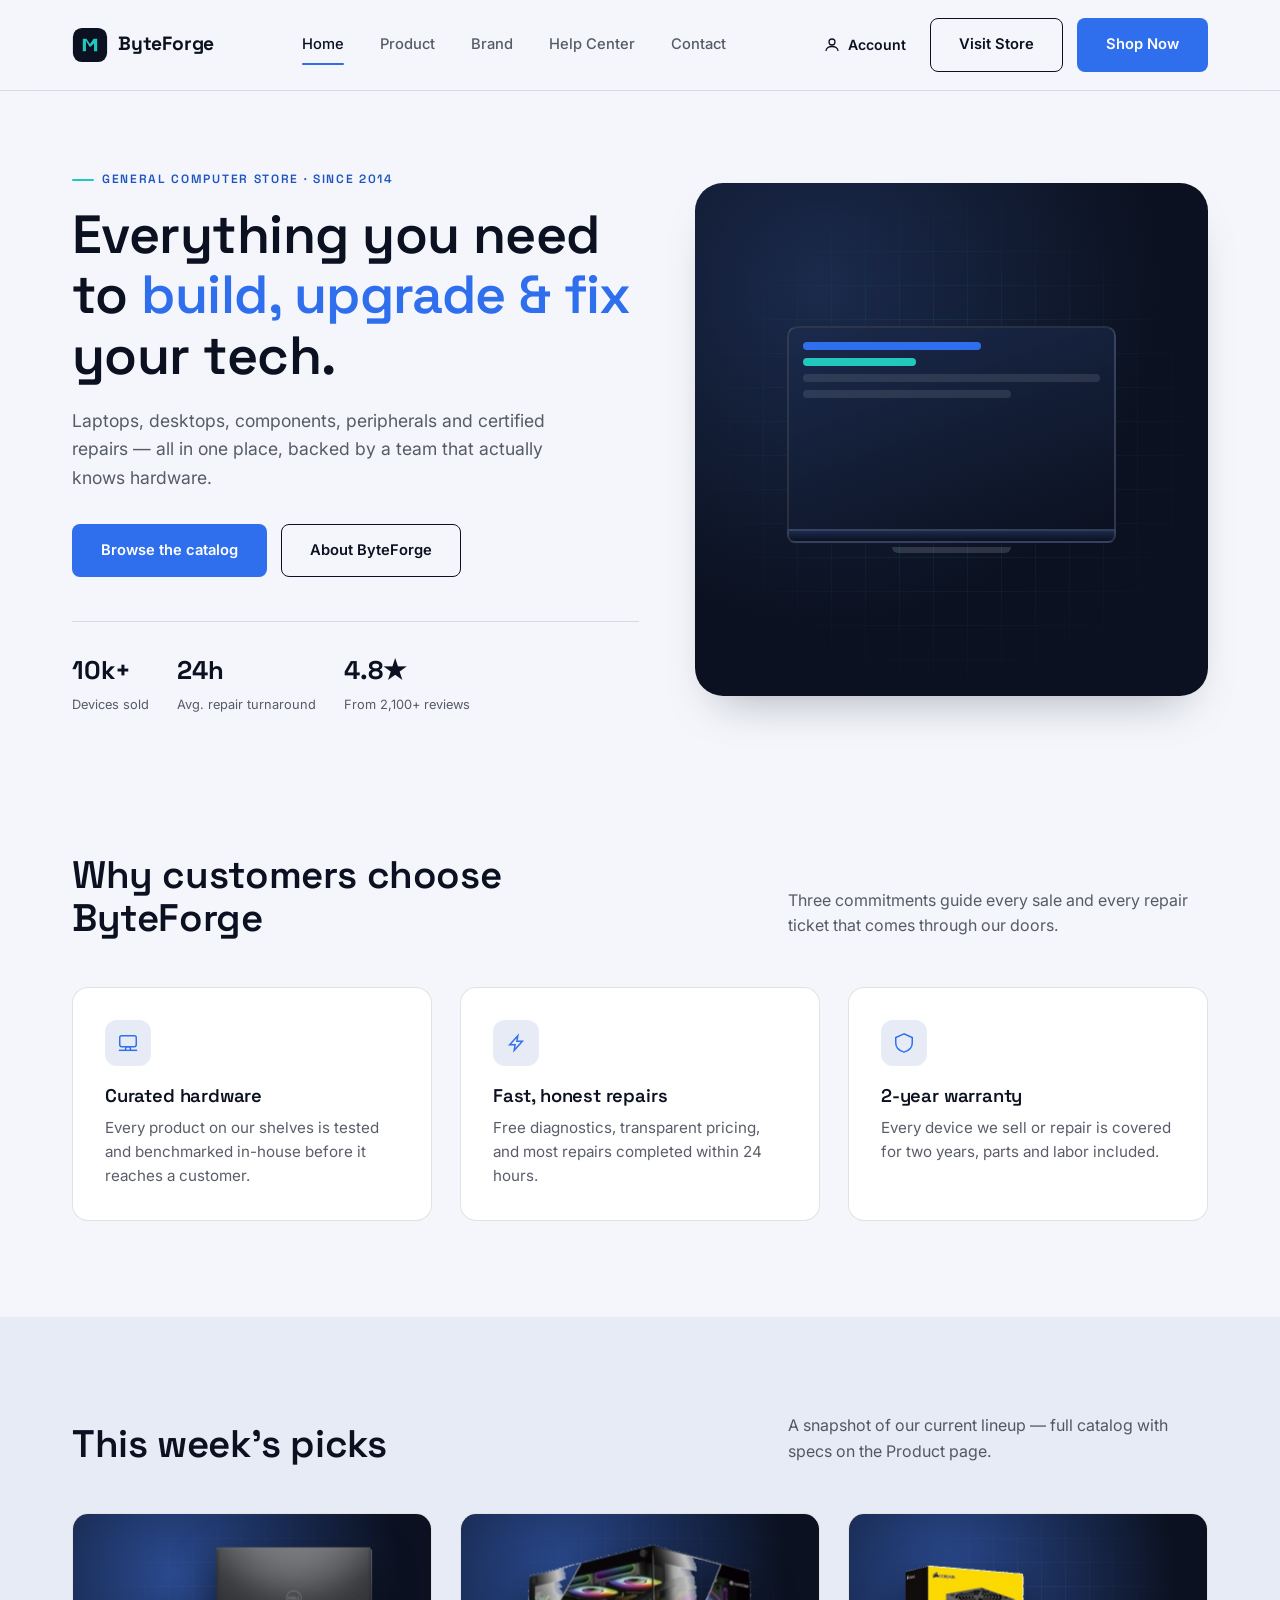
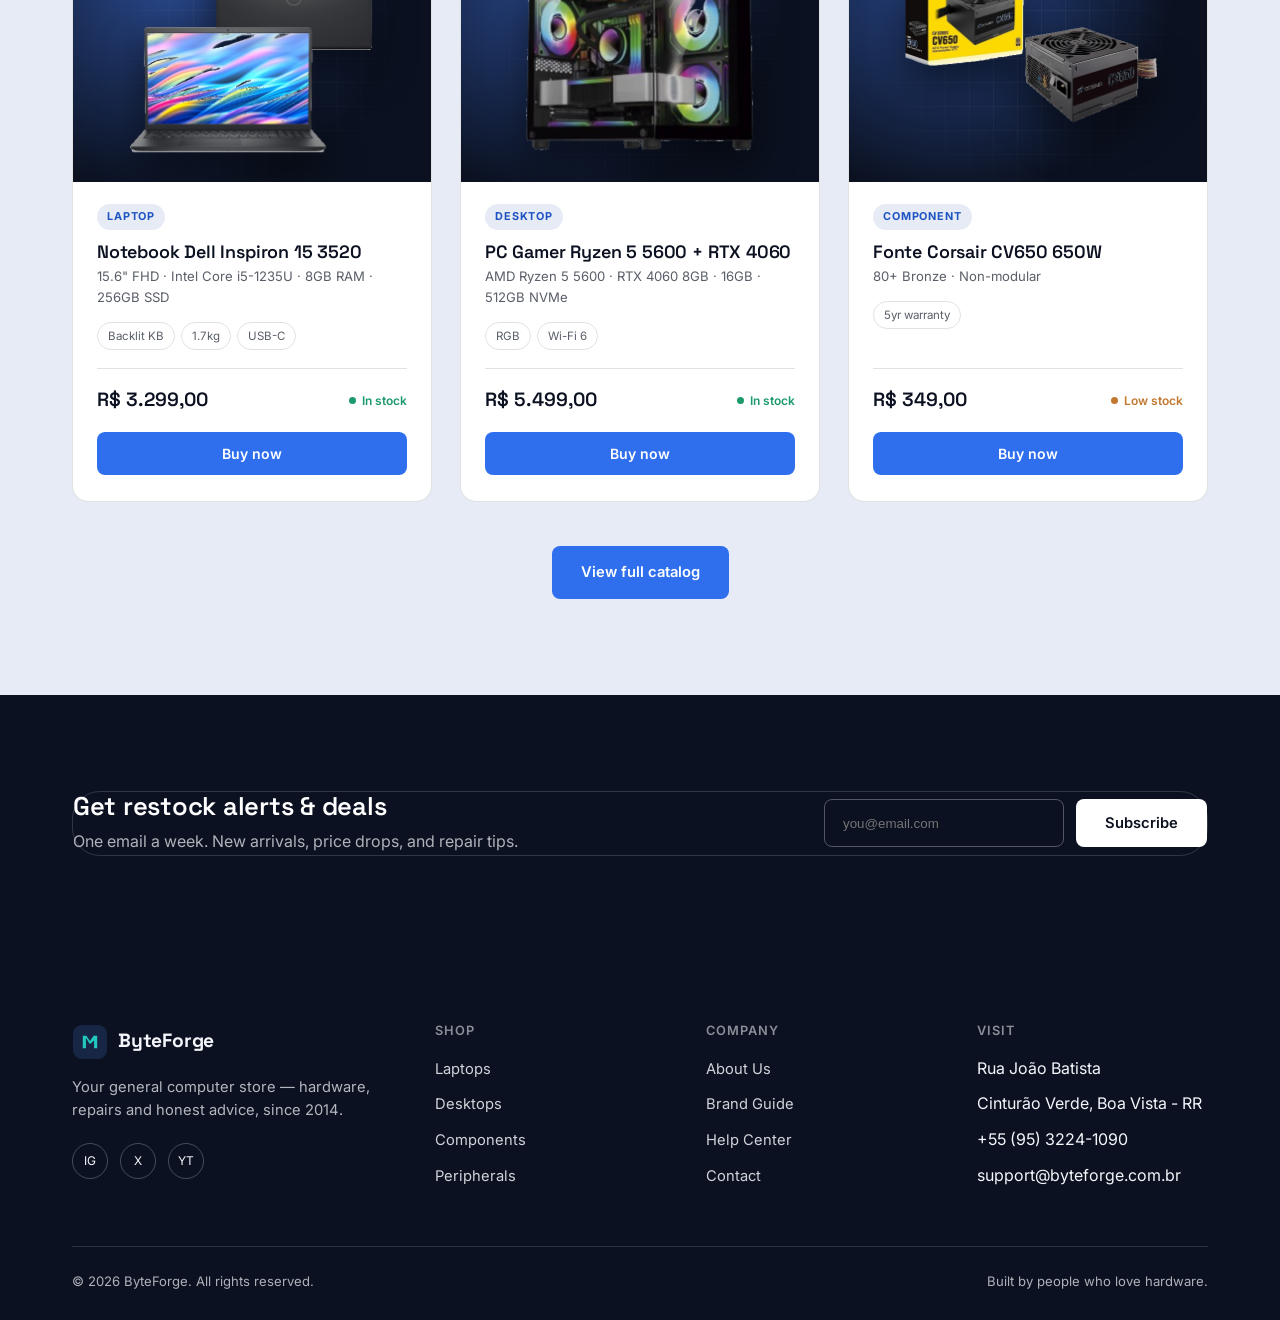
<file: index.html>
<!DOCTYPE html>
<html lang="en">
<head>
<meta charset="UTF-8">
<meta name="viewport" content="width=device-width, initial-scale=1.0">
<title>ByteForge — Computers, Components & Tech Support</title>
<meta name="description" content="ByteForge is your general computer store: laptops, desktops, components, peripherals and expert repair services, with fast local support.">
<link rel="icon" href="data:image/svg+xml,<svg xmlns=%22http://www.w3.org/2000/svg%22 viewBox=%220 0 32 32%22><rect width=%2232%22 height=%2232%22 rx=%228%22 fill=%22%232F6FED%22/></svg>">
<meta name="theme-color" content="#0B1120">
<meta property="og:type" content="website">
<meta property="og:title" content="ByteForge — Computers, Components & Tech Support">
<meta property="og:description" content="ByteForge is your general computer store: laptops, desktops, components, peripherals and expert repair services, with fast local support.">
<meta property="og:image" content="assets/products/pcgamer.png">
<meta name="twitter:card" content="summary_large_image">
<link rel="preconnect" href="https://fonts.googleapis.com">
<link rel="preconnect" href="https://fonts.gstatic.com" crossorigin>
<link rel="stylesheet" href="https://fonts.googleapis.com/css2?family=Space+Grotesk:wght@400;500;600;700&family=Inter:wght@400;500;600;700&display=swap">
<link rel="stylesheet" href="css/style.css">
</head>
<body>
<a class="skip-link" href="#main">Skip to content</a>

<!-- ============ NAV ============ -->
<header class="nav">
  <div class="container">
    <a href="index.html" class="brand">
      <svg class="mark" viewBox="0 0 40 40" fill="none" aria-hidden="true">
        <rect x="1" y="1" width="38" height="38" rx="10" fill="#0B1120"/>
        <path d="M12 27V13h4l4 6 4-6h4v14h-3.5v-8.6L20.5 22h-1l-4-6.6V27H12Z" fill="#22C7BE"/>
      </svg>
      ByteForge
    </a>
    <nav class="nav-links">
      <a href="index.html">Home</a>
      <a href="product.html">Product</a>
      <a href="identity.html">Brand</a>
      <a href="faq.html">Help Center</a>
      <a href="contact.html">Contact</a>
    </nav>
    <div class="nav-cta">
      <a href="account.html" class="nav-account" id="navAccountLink" aria-label="Minha conta">
        <svg width="18" height="18" viewBox="0 0 24 24" fill="none" stroke="currentColor" stroke-width="1.7" aria-hidden="true"><circle cx="12" cy="8" r="4"/><path d="M4 20c0-4 4-6 8-6s8 2 8 6"/></svg>
        <span>Account</span>
      </a>
      <a href="contact.html" class="btn btn-outline">Visit Store</a>
      <a href="product.html" class="btn btn-primary">Shop Now</a>
      <button class="nav-toggle" aria-label="Toggle menu" aria-expanded="false"><span></span></button>
    </div>
  </div>
</header>

<!-- ============ HERO ============ -->
<section class="hero" id="main">
  <div class="container">
    <div>
      <span class="eyebrow">General computer store · Since 2014</span>
      <h1>Everything you need to <span class="accent">build, upgrade & fix</span> your tech.</h1>
      <p class="lead">Laptops, desktops, components, peripherals and certified repairs — all in one place, backed by a team that actually knows hardware.</p>
      <div class="hero-actions">
        <a href="product.html" class="btn btn-primary">Browse the catalog</a>
        <a href="identity.html" class="btn btn-outline">About ByteForge</a>
      </div>
      <div class="hero-stats">
        <div><strong>10k+</strong><span>Devices sold</span></div>
        <div><strong>24h</strong><span>Avg. repair turnaround</span></div>
        <div><strong>4.8★</strong><span>From 2,100+ reviews</span></div>
      </div>
    </div>
    <div class="hero-art">
      <div class="laptop">
        <div class="screen">
          <div class="bar blue"></div>
          <div class="bar cyan"></div>
          <div class="bar"></div>
          <div class="bar" style="width:70%"></div>
        </div>
        <div class="base"></div>
        <div class="stand"></div>
      </div>
    </div>
  </div>
</section>

<!-- ============ PILLARS ============ -->
<section>
  <div class="container">
    <div class="section-head">
      <h2>Why customers choose ByteForge</h2>
      <p>Three commitments guide every sale and every repair ticket that comes through our doors.</p>
    </div>
    <div class="pillars">
      <div class="card">
        <div class="icon">
          <svg width="22" height="22" viewBox="0 0 24 24" fill="none" stroke="#2F6FED" stroke-width="1.6" aria-hidden="true"><rect x="3" y="4" width="18" height="12" rx="2"/><path d="M2 20h20"/><path d="M9 20l1-4h4l1 4"/></svg>
        </div>
        <h3>Curated hardware</h3>
        <p>Every product on our shelves is tested and benchmarked in-house before it reaches a customer.</p>
      </div>
      <div class="card">
        <div class="icon">
          <svg width="22" height="22" viewBox="0 0 24 24" fill="none" stroke="#2F6FED" stroke-width="1.6" aria-hidden="true"><path d="M14 4 5 14h6l-1 6 9-10h-6l1-6Z"/></svg>
        </div>
        <h3>Fast, honest repairs</h3>
        <p>Free diagnostics, transparent pricing, and most repairs completed within 24 hours.</p>
      </div>
      <div class="card">
        <div class="icon">
          <svg width="22" height="22" viewBox="0 0 24 24" fill="none" stroke="#2F6FED" stroke-width="1.6" aria-hidden="true"><path d="M12 2 3 6v6c0 5 4 8.5 9 10 5-1.5 9-5 9-10V6l-9-4Z"/></svg>
        </div>
        <h3>2-year warranty</h3>
        <p>Every device we sell or repair is covered for two years, parts and labor included.</p>
      </div>
    </div>
  </div>
</section>

<!-- ============ FEATURED PRODUCTS ============ -->
<section class="alt">
  <div class="container">
    <div class="section-head">
      <h2>This week's picks</h2>
      <p>A snapshot of our current lineup — full catalog with specs on the Product page.</p>
    </div>
    <div class="product-grid">
      <div class="product-card">
        <div class="product-thumb">
          <div class="thumb-swap"><img class="img-a" src="assets/products/dell.png" alt="Notebook Dell Inspiron 15 3520" loading="lazy"><img class="img-b" src="assets/products/dell2.png" alt="Notebook Dell Inspiron 15 3520" loading="lazy"></div>
        </div>
        <div class="product-body">
          <span class="product-tag">Laptop</span>
          <h3>Notebook Dell Inspiron 15 3520</h3>
          <p class="product-origin">15.6" FHD · Intel Core i5-1235U · 8GB RAM · 256GB SSD</p>
          <div class="notes"><span>Backlit KB</span><span>1.7kg</span><span>USB-C</span></div>
          <div class="product-foot">
            <span class="price">R$ 3.299,00</span>
            <span class="stock">In stock</span>
          </div>
          <button class="btn btn-primary btn-block buy-btn" type="button">Buy now</button>
        </div>
      </div>
      <div class="product-card">
        <div class="product-thumb">
          <div class="thumb-swap"><img class="img-a" src="assets/products/pcgamer.png" alt="PC Gamer Ryzen 5 5600 + RTX 4060" loading="lazy"><img class="img-b" src="assets/products/pcgamer2.png" alt="PC Gamer Ryzen 5 5600 + RTX 4060" loading="lazy"></div>
        </div>
        <div class="product-body">
          <span class="product-tag">Desktop</span>
          <h3>PC Gamer Ryzen 5 5600 + RTX 4060</h3>
          <p class="product-origin">AMD Ryzen 5 5600 · RTX 4060 8GB · 16GB · 512GB NVMe</p>
          <div class="notes"><span>RGB</span><span>Wi-Fi 6</span></div>
          <div class="product-foot">
            <span class="price">R$ 5.499,00</span>
            <span class="stock">In stock</span>
          </div>
          <button class="btn btn-primary btn-block buy-btn" type="button">Buy now</button>
        </div>
      </div>
      <div class="product-card">
        <div class="product-thumb">
          <div class="thumb-swap"><img class="img-a" src="assets/products/psu.png" alt="Fonte Corsair CV650 650W" loading="lazy"><img class="img-b" src="assets/products/psu2.png" alt="Fonte Corsair CV650 650W" loading="lazy"></div>
        </div>
        <div class="product-body">
          <span class="product-tag">Component</span>
          <h3>Fonte Corsair CV650 650W</h3>
          <p class="product-origin">80+ Bronze · Non-modular</p>
          <div class="notes"><span>5yr warranty</span></div>
          <div class="product-foot">
            <span class="price">R$ 349,00</span>
            <span class="stock low">Low stock</span>
          </div>
          <button class="btn btn-primary btn-block buy-btn" type="button">Buy now</button>
        </div>
      </div>
    </div>
    <div class="text-center" style="margin-top:44px;">
      <a href="product.html" class="btn btn-primary">View full catalog</a>
    </div>
  </div>
</section>

<!-- ============ NEWSLETTER / DARK CTA ============ -->
<section class="dark">
  <div class="container">
    <div class="help-cta" style="background:transparent; border:1px solid rgba(244,246,251,.16); padding:0;">
      <div>
        <h3>Get restock alerts & deals</h3>
        <p class="text-70">One email a week. New arrivals, price drops, and repair tips.</p>
      </div>
      <form id="newsletterForm" style="display:flex; gap:12px; flex-wrap:wrap;">
        <label for="newsletterEmail" style="position:absolute;width:1px;height:1px;overflow:hidden;clip:rect(0,0,0,0);">Email address</label>
        <input type="email" id="newsletterEmail" required placeholder="you@email.com" style="padding:14px 18px;border-radius:8px;border:1px solid rgba(244,246,251,.3);background:transparent;color:#F4F6FB;min-width:240px;">
        <button type="submit" class="btn btn-light">Subscribe</button>
      </form>
    </div>
  </div>
</section>

<!-- ============ FOOTER ============ -->
<footer class="footer">
  <div class="container">
    <div class="footer-grid">
      <div>
        <a href="index.html" class="brand" style="color:#F4F6FB;">
          <svg class="mark" viewBox="0 0 40 40" fill="none" aria-hidden="true">
            <rect x="1" y="1" width="38" height="38" rx="10" fill="#182645"/>
            <path d="M12 27V13h4l4 6 4-6h4v14h-3.5v-8.6L20.5 22h-1l-4-6.6V27H12Z" fill="#22C7BE"/>
          </svg>
          ByteForge
        </a>
        <p class="desc" style="margin-top:16px;">Your general computer store — hardware, repairs and honest advice, since 2014.</p>
        <div class="social-row" style="margin-top:20px;">
          <a href="#" aria-label="Instagram">IG</a>
          <a href="#" aria-label="X / Twitter">X</a>
          <a href="#" aria-label="YouTube">YT</a>
        </div>
      </div>
      <div>
        <h4>Shop</h4>
        <ul class="footer-links">
          <li><a href="product.html">Laptops</a></li>
          <li><a href="product.html">Desktops</a></li>
          <li><a href="product.html">Components</a></li>
          <li><a href="product.html">Peripherals</a></li>
        </ul>
      </div>
      <div>
        <h4>Company</h4>
        <ul class="footer-links">
          <li><a href="identity.html">About Us</a></li>
          <li><a href="identity.html">Brand Guide</a></li>
          <li><a href="faq.html">Help Center</a></li>
          <li><a href="contact.html">Contact</a></li>
        </ul>
      </div>
      <div>
        <h4>Visit</h4>
        <ul class="footer-links">
          <li>Rua João Batista</li>
          <li>Cinturão Verde, Boa Vista - RR</li>
          <li>+55 (95) 3224-1090</li>
          <li>support@byteforge.com.br</li>
        </ul>
      </div>
    </div>
    <div class="footer-bottom">
      <span>© 2026 ByteForge. All rights reserved.</span>
      <span>Built by people who love hardware.</span>
    </div>
  </div>
</footer>

<script src="js/main.js"></script>
</body>
</html>
</file>
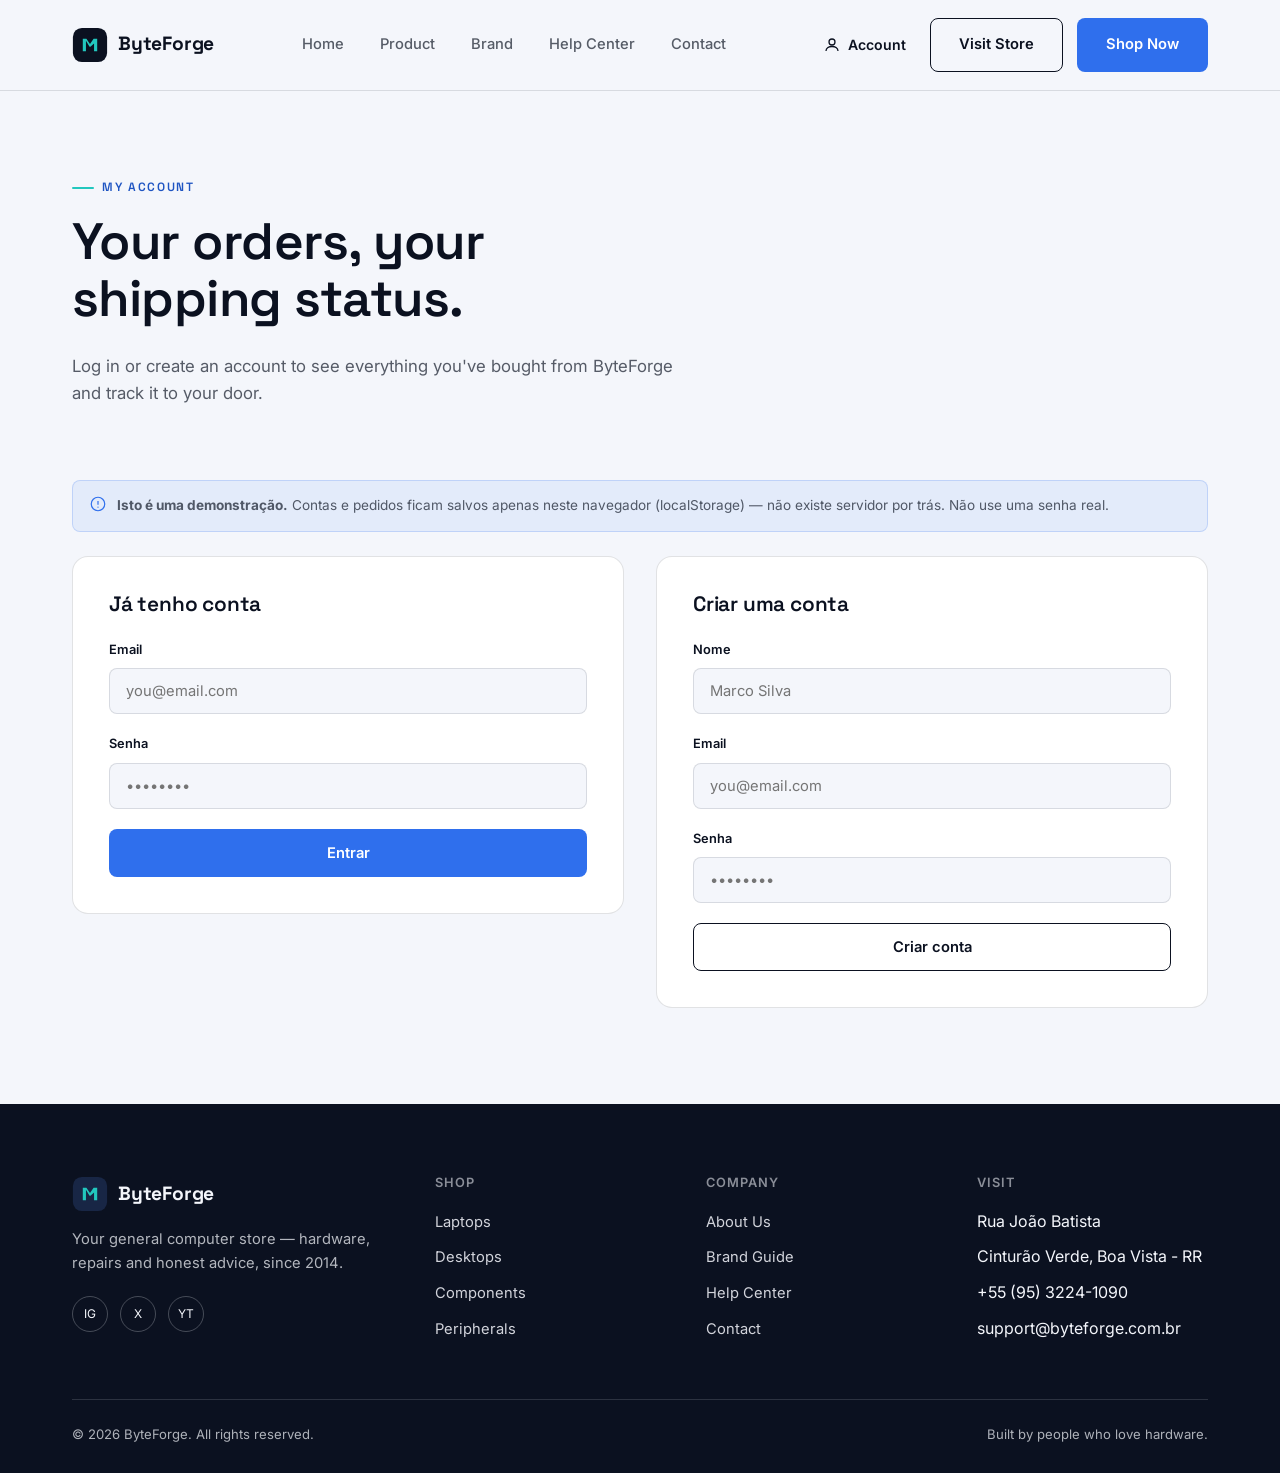
<file: account.html>
<!DOCTYPE html>
<html lang="en">
<head>
<meta charset="UTF-8">
<meta name="viewport" content="width=device-width, initial-scale=1.0">
<title>My Account — ByteForge</title>
<meta name="description" content="Log in to your ByteForge account to see your orders and shipping status.">
<meta name="robots" content="noindex">
<link rel="icon" href="data:image/svg+xml,<svg xmlns=%22http://www.w3.org/2000/svg%22 viewBox=%220 0 32 32%22><rect width=%2232%22 height=%2232%22 rx=%228%22 fill=%22%232F6FED%22/></svg>">
<meta name="theme-color" content="#0B1120">
<link rel="preconnect" href="https://fonts.googleapis.com">
<link rel="preconnect" href="https://fonts.gstatic.com" crossorigin>
<link rel="stylesheet" href="https://fonts.googleapis.com/css2?family=Space+Grotesk:wght@400;500;600;700&family=Inter:wght@400;500;600;700&display=swap">
<link rel="stylesheet" href="css/style.css">
</head>
<body>
<a class="skip-link" href="#main">Skip to content</a>

<header class="nav">
  <div class="container">
    <a href="index.html" class="brand">
      <svg class="mark" viewBox="0 0 40 40" fill="none" aria-hidden="true">
        <rect x="1" y="1" width="38" height="38" rx="10" fill="#0B1120"/>
        <path d="M12 27V13h4l4 6 4-6h4v14h-3.5v-8.6L20.5 22h-1l-4-6.6V27H12Z" fill="#22C7BE"/>
      </svg>
      ByteForge
    </a>
    <nav class="nav-links">
      <a href="index.html">Home</a>
      <a href="product.html">Product</a>
      <a href="identity.html">Brand</a>
      <a href="faq.html">Help Center</a>
      <a href="contact.html">Contact</a>
    </nav>
    <div class="nav-cta">
      <a href="account.html" class="nav-account" id="navAccountLink" aria-label="Minha conta">
        <svg width="18" height="18" viewBox="0 0 24 24" fill="none" stroke="currentColor" stroke-width="1.7" aria-hidden="true"><circle cx="12" cy="8" r="4"/><path d="M4 20c0-4 4-6 8-6s8 2 8 6"/></svg>
        <span>Account</span>
      </a>
      <a href="contact.html" class="btn btn-outline">Visit Store</a>
      <a href="product.html" class="btn btn-primary">Shop Now</a>
      <button class="nav-toggle" aria-label="Toggle menu" aria-expanded="false"><span></span></button>
    </div>
  </div>
</header>

<section class="page-hero" id="main">
  <div class="container">
    <span class="eyebrow">My account</span>
    <h1>Your orders, your shipping status.</h1>
    <p>Log in or create an account to see everything you've bought from ByteForge and track it to your door.</p>
  </div>
</section>

<section style="padding-top:0;">
  <div class="container">

    <!-- ============ LOGGED OUT: login + register ============ -->
    <div class="auth-gate" id="authGate">
      <div class="auth-note">
        <svg width="18" height="18" viewBox="0 0 24 24" fill="none" stroke="#2F6FED" stroke-width="1.6" aria-hidden="true" style="flex-shrink:0;"><circle cx="12" cy="12" r="9"/><path d="M12 8v5"/><circle cx="12" cy="16.2" r=".2" fill="#2F6FED"/></svg>
        <span><strong>Isto é uma demonstração.</strong> Contas e pedidos ficam salvos apenas neste navegador (localStorage) — não existe servidor por trás. Não use uma senha real.</span>
      </div>
      <div class="auth-pending-note" id="pendingNote">
        <svg width="18" height="18" viewBox="0 0 24 24" fill="none" stroke="#0E7A73" stroke-width="1.8" aria-hidden="true" style="flex-shrink:0;"><path d="M6 12h13M13 6l6 6-6 6"/></svg>
        <span>Faça login ou crie uma conta para concluir sua compra.</span>
      </div>

      <div class="auth-grid">
        <div class="form">
          <h2 style="font-size:1.3rem; margin-bottom:24px;">Já tenho conta</h2>
          <form id="loginForm">
            <div class="field">
              <label for="loginEmail">Email</label>
              <input type="email" id="loginEmail" placeholder="you@email.com" required autocomplete="email">
            </div>
            <div class="field">
              <label for="loginPassword">Senha</label>
              <input type="password" id="loginPassword" placeholder="••••••••" required autocomplete="current-password">
            </div>
            <button type="submit" class="btn btn-primary btn-block">Entrar</button>
            <div class="auth-error" id="loginError">E-mail ou senha incorretos.</div>
          </form>
        </div>

        <div class="form">
          <h2 style="font-size:1.3rem; margin-bottom:24px;">Criar uma conta</h2>
          <form id="registerForm">
            <div class="field">
              <label for="registerName">Nome</label>
              <input type="text" id="registerName" placeholder="Marco Silva" required autocomplete="name">
            </div>
            <div class="field">
              <label for="registerEmail">Email</label>
              <input type="email" id="registerEmail" placeholder="you@email.com" required autocomplete="email">
            </div>
            <div class="field">
              <label for="registerPassword">Senha</label>
              <input type="password" id="registerPassword" placeholder="••••••••" required minlength="4" autocomplete="new-password">
            </div>
            <button type="submit" class="btn btn-outline btn-block">Criar conta</button>
            <div class="auth-error" id="registerError">Já existe uma conta com este e-mail.</div>
          </form>
        </div>
      </div>
    </div>

    <!-- ============ LOGGED IN: dashboard ============ -->
    <div class="account-dashboard" id="accountDashboard">
      <div class="account-header">
        <div>
          <h2>Olá, <span id="accountUserName">—</span></h2>
          <p>Seus pedidos e o status de envio de cada um.</p>
        </div>
        <button class="btn btn-outline" id="logoutBtn" type="button">Sair</button>
      </div>

      <div id="ordersList"></div>
      <div class="orders-empty hide" id="ordersEmpty">
        <p style="margin-bottom:18px;">Você ainda não fez nenhuma compra.</p>
        <a href="product.html" class="btn btn-primary">Ver catálogo</a>
      </div>
    </div>

  </div>
</section>

<footer class="footer">
  <div class="container">
    <div class="footer-grid">
      <div>
        <a href="index.html" class="brand" style="color:#F4F6FB;">
          <svg class="mark" viewBox="0 0 40 40" fill="none" aria-hidden="true">
            <rect x="1" y="1" width="38" height="38" rx="10" fill="#182645"/>
            <path d="M12 27V13h4l4 6 4-6h4v14h-3.5v-8.6L20.5 22h-1l-4-6.6V27H12Z" fill="#22C7BE"/>
          </svg>
          ByteForge
        </a>
        <p class="desc" style="margin-top:16px;">Your general computer store — hardware, repairs and honest advice, since 2014.</p>
        <div class="social-row" style="margin-top:20px;">
          <a href="#" aria-label="Instagram">IG</a>
          <a href="#" aria-label="X / Twitter">X</a>
          <a href="#" aria-label="YouTube">YT</a>
        </div>
      </div>
      <div>
        <h4>Shop</h4>
        <ul class="footer-links">
          <li><a href="product.html">Laptops</a></li>
          <li><a href="product.html">Desktops</a></li>
          <li><a href="product.html">Components</a></li>
          <li><a href="product.html">Peripherals</a></li>
        </ul>
      </div>
      <div>
        <h4>Company</h4>
        <ul class="footer-links">
          <li><a href="identity.html">About Us</a></li>
          <li><a href="identity.html">Brand Guide</a></li>
          <li><a href="faq.html">Help Center</a></li>
          <li><a href="contact.html">Contact</a></li>
        </ul>
      </div>
      <div>
        <h4>Visit</h4>
        <ul class="footer-links">
          <li>Rua João Batista</li>
          <li>Cinturão Verde, Boa Vista - RR</li>
          <li>+55 (95) 3224-1090</li>
          <li>support@byteforge.com.br</li>
        </ul>
      </div>
    </div>
    <div class="footer-bottom">
      <span>© 2026 ByteForge. All rights reserved.</span>
      <span>Built by people who love hardware.</span>
    </div>
  </div>
</footer>

<script src="js/main.js"></script>
</body>
</html>
</file>
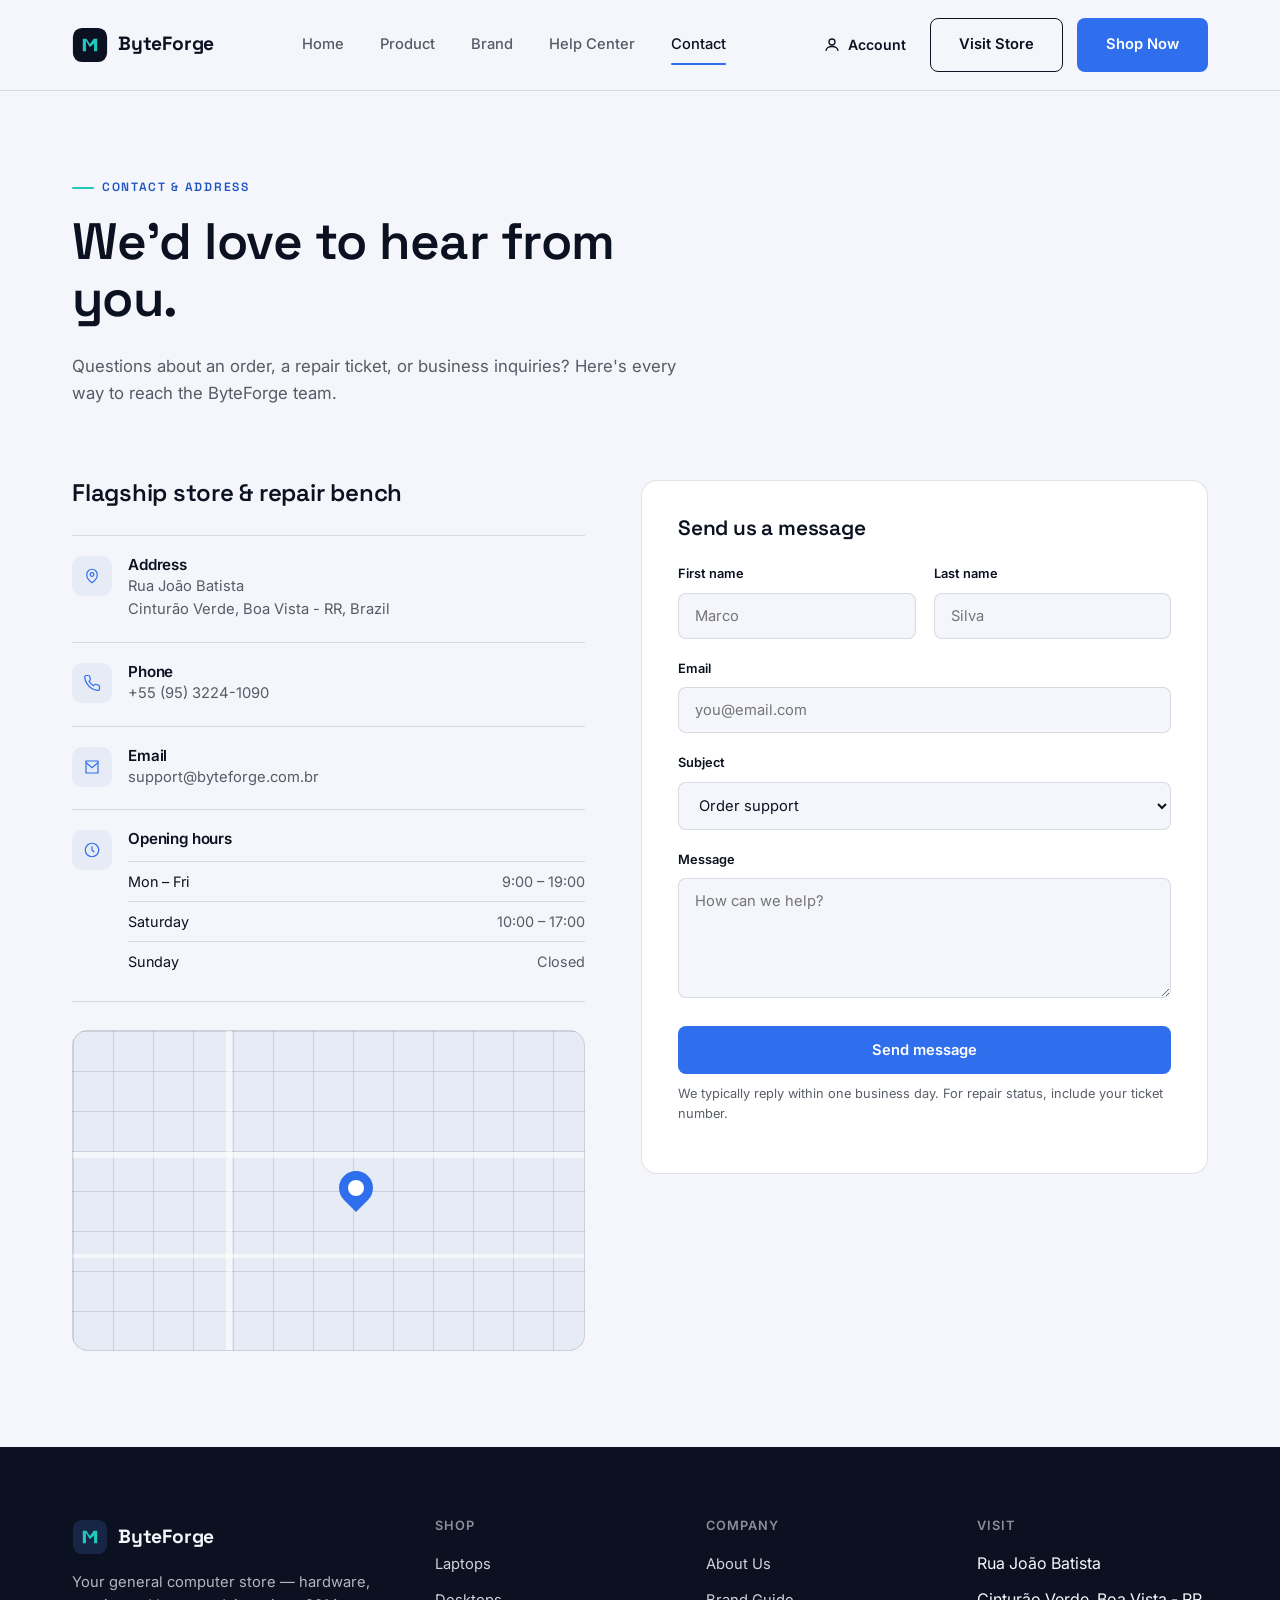
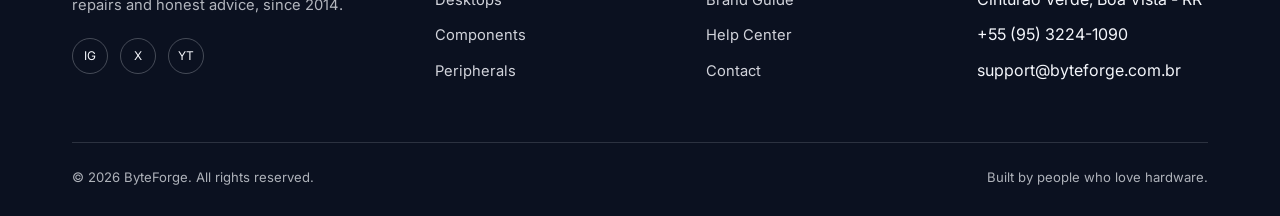
<file: contact.html>
<!DOCTYPE html>
<html lang="en">
<head>
<meta charset="UTF-8">
<meta name="viewport" content="width=device-width, initial-scale=1.0">
<title>Contact & Address — ByteForge</title>
<meta name="description" content="Get in touch with ByteForge — store address in Boa Vista, Roraima, opening hours, phone, email and contact form.">
<link rel="icon" href="data:image/svg+xml,<svg xmlns=%22http://www.w3.org/2000/svg%22 viewBox=%220 0 32 32%22><rect width=%2232%22 height=%2232%22 rx=%228%22 fill=%22%232F6FED%22/></svg>">
<meta name="theme-color" content="#0B1120">
<meta property="og:type" content="website">
<meta property="og:title" content="Contact & Address — ByteForge">
<meta property="og:description" content="Get in touch with ByteForge — store address in Boa Vista, Roraima, opening hours, phone, email and contact form.">
<meta property="og:image" content="assets/products/pcgamer.png">
<meta name="twitter:card" content="summary_large_image">
<link rel="preconnect" href="https://fonts.googleapis.com">
<link rel="preconnect" href="https://fonts.gstatic.com" crossorigin>
<link rel="stylesheet" href="https://fonts.googleapis.com/css2?family=Space+Grotesk:wght@400;500;600;700&family=Inter:wght@400;500;600;700&display=swap">
<link rel="stylesheet" href="css/style.css">
</head>
<body>
<a class="skip-link" href="#main">Skip to content</a>

<header class="nav">
  <div class="container">
    <a href="index.html" class="brand">
      <svg class="mark" viewBox="0 0 40 40" fill="none" aria-hidden="true">
        <rect x="1" y="1" width="38" height="38" rx="10" fill="#0B1120"/>
        <path d="M12 27V13h4l4 6 4-6h4v14h-3.5v-8.6L20.5 22h-1l-4-6.6V27H12Z" fill="#22C7BE"/>
      </svg>
      ByteForge
    </a>
    <nav class="nav-links">
      <a href="index.html">Home</a>
      <a href="product.html">Product</a>
      <a href="identity.html">Brand</a>
      <a href="faq.html">Help Center</a>
      <a href="contact.html">Contact</a>
    </nav>
    <div class="nav-cta">
      <a href="account.html" class="nav-account" id="navAccountLink" aria-label="Minha conta">
        <svg width="18" height="18" viewBox="0 0 24 24" fill="none" stroke="currentColor" stroke-width="1.7" aria-hidden="true"><circle cx="12" cy="8" r="4"/><path d="M4 20c0-4 4-6 8-6s8 2 8 6"/></svg>
        <span>Account</span>
      </a>
      <a href="contact.html" class="btn btn-outline">Visit Store</a>
      <a href="product.html" class="btn btn-primary">Shop Now</a>
      <button class="nav-toggle" aria-label="Toggle menu" aria-expanded="false"><span></span></button>
    </div>
  </div>
</header>

<section class="page-hero" id="main">
  <div class="container">
    <span class="eyebrow">Contact & address</span>
    <h1>We'd love to hear from you.</h1>
    <p>Questions about an order, a repair ticket, or business inquiries? Here's every way to reach the ByteForge team.</p>
  </div>
</section>

<section style="padding-top:0;">
  <div class="container">
    <div class="contact-grid">

      <!-- Left: info + map -->
      <div>
        <h2 style="font-size:1.5rem;">Flagship store & repair bench</h2>
        <div class="info-list">
          <div class="info-item">
            <div class="icon">
              <svg width="18" height="18" viewBox="0 0 24 24" fill="none" stroke="#2F6FED" stroke-width="1.6" aria-hidden="true"><path d="M12 21s-7-4.5-7-11a7 7 0 0 1 14 0c0 6.5-7 11-7 11Z"/><circle cx="12" cy="10" r="2.5"/></svg>
            </div>
            <div>
              <h4>Address</h4>
              <p>Rua João Batista<br>Cinturão Verde, Boa Vista - RR, Brazil</p>
            </div>
          </div>
          <div class="info-item">
            <div class="icon">
              <svg width="18" height="18" viewBox="0 0 24 24" fill="none" stroke="#2F6FED" stroke-width="1.6" aria-hidden="true"><path d="M22 16.9v3a2 2 0 0 1-2.2 2 19.8 19.8 0 0 1-8.6-3 19.5 19.5 0 0 1-6-6 19.8 19.8 0 0 1-3-8.7A2 2 0 0 1 4.1 2h3a2 2 0 0 1 2 1.7c.1.9.3 1.8.6 2.7a2 2 0 0 1-.5 2.1L8 9.7a16 16 0 0 0 6 6l1.2-1.2a2 2 0 0 1 2.1-.5c.9.3 1.8.5 2.7.6a2 2 0 0 1 1.7 2Z"/></svg>
            </div>
            <div>
              <h4>Phone</h4>
              <p>+55 (95) 3224-1090</p>
            </div>
          </div>
          <div class="info-item">
            <div class="icon">
              <svg width="18" height="18" viewBox="0 0 24 24" fill="none" stroke="#2F6FED" stroke-width="1.6" aria-hidden="true"><path d="M4 4h16v16H4z"/><path d="m4 6 8 7 8-7"/></svg>
            </div>
            <div>
              <h4>Email</h4>
              <p>support@byteforge.com.br</p>
            </div>
          </div>
          <div class="info-item">
            <div class="icon">
              <svg width="18" height="18" viewBox="0 0 24 24" fill="none" stroke="#2F6FED" stroke-width="1.6" aria-hidden="true"><circle cx="12" cy="12" r="9"/><path d="M12 7v5l3 3"/></svg>
            </div>
            <div>
              <h4>Opening hours</h4>
              <div class="hours-row"><span>Mon – Fri</span><span>9:00 – 19:00</span></div>
              <div class="hours-row"><span>Saturday</span><span>10:00 – 17:00</span></div>
              <div class="hours-row"><span>Sunday</span><span>Closed</span></div>
            </div>
          </div>
        </div>

        <div class="map-block" aria-label="Stylized map of store location">
          <div class="map-road" style="left:0; right:0; top:38%; height:6px;"></div>
          <div class="map-road" style="left:30%; top:0; bottom:0; width:6px;"></div>
          <div class="map-road" style="left:0; right:0; top:70%; height:4px;"></div>
          <div class="map-pin"></div>
        </div>
      </div>

      <!-- Right: form -->
      <div>
        <form class="form" id="contactForm">
          <h2 style="font-size:1.3rem; margin-bottom:24px;">Send us a message</h2>
          <div class="form-row">
            <div class="field">
              <label for="firstName">First name</label>
              <input type="text" id="firstName" placeholder="Marco" required>
            </div>
            <div class="field">
              <label for="lastName">Last name</label>
              <input type="text" id="lastName" placeholder="Silva" required>
            </div>
          </div>
          <div class="field">
            <label for="email">Email</label>
            <input type="email" id="email" placeholder="you@email.com" required>
          </div>
          <div class="field">
            <label for="subject">Subject</label>
            <select id="subject">
              <option>Order support</option>
              <option>Repair status</option>
              <option>Business & bulk orders</option>
              <option>Something else</option>
            </select>
          </div>
          <div class="field">
            <label for="message">Message</label>
            <textarea id="message" placeholder="How can we help?" required></textarea>
          </div>
          <button type="submit" class="btn btn-primary btn-block">Send message</button>
          <p class="form-note">We typically reply within one business day. For repair status, include your ticket number.</p>
          <div class="form-success" id="formSuccess">
            <svg width="18" height="18" viewBox="0 0 24 24" fill="none" stroke="#0E7A73" stroke-width="2"><path d="M20 6 9 17l-5-5"/></svg>
            Thanks! Your message has been sent — we'll be in touch soon.
          </div>
        </form>
      </div>

    </div>
  </div>
</section>

<footer class="footer">
  <div class="container">
    <div class="footer-grid">
      <div>
        <a href="index.html" class="brand" style="color:#F4F6FB;">
          <svg class="mark" viewBox="0 0 40 40" fill="none" aria-hidden="true">
            <rect x="1" y="1" width="38" height="38" rx="10" fill="#182645"/>
            <path d="M12 27V13h4l4 6 4-6h4v14h-3.5v-8.6L20.5 22h-1l-4-6.6V27H12Z" fill="#22C7BE"/>
          </svg>
          ByteForge
        </a>
        <p class="desc" style="margin-top:16px;">Your general computer store — hardware, repairs and honest advice, since 2014.</p>
        <div class="social-row" style="margin-top:20px;">
          <a href="#" aria-label="Instagram">IG</a>
          <a href="#" aria-label="X / Twitter">X</a>
          <a href="#" aria-label="YouTube">YT</a>
        </div>
      </div>
      <div>
        <h4>Shop</h4>
        <ul class="footer-links">
          <li><a href="product.html">Laptops</a></li>
          <li><a href="product.html">Desktops</a></li>
          <li><a href="product.html">Components</a></li>
          <li><a href="product.html">Peripherals</a></li>
        </ul>
      </div>
      <div>
        <h4>Company</h4>
        <ul class="footer-links">
          <li><a href="identity.html">About Us</a></li>
          <li><a href="identity.html">Brand Guide</a></li>
          <li><a href="faq.html">Help Center</a></li>
          <li><a href="contact.html">Contact</a></li>
        </ul>
      </div>
      <div>
        <h4>Visit</h4>
        <ul class="footer-links">
          <li>Rua João Batista</li>
          <li>Cinturão Verde, Boa Vista - RR</li>
          <li>+55 (95) 3224-1090</li>
          <li>support@byteforge.com.br</li>
        </ul>
      </div>
    </div>
    <div class="footer-bottom">
      <span>© 2026 ByteForge. All rights reserved.</span>
      <span>Built by people who love hardware.</span>
    </div>
  </div>
</footer>

<script type="application/ld+json">
{
  "@context": "https://schema.org",
  "@type": "ElectronicsStore",
  "name": "ByteForge",
  "email": "support@byteforge.com.br",
  "telephone": "+55-95-3224-1090",
  "address": {
    "@type": "PostalAddress",
    "streetAddress": "Rua João Batista, Cinturão Verde",
    "addressLocality": "Boa Vista",
    "addressRegion": "RR",
    "addressCountry": "BR"
  },
  "openingHoursSpecification": [
    { "@type": "OpeningHoursSpecification", "dayOfWeek": ["Monday","Tuesday","Wednesday","Thursday","Friday"], "opens": "09:00", "closes": "19:00" },
    { "@type": "OpeningHoursSpecification", "dayOfWeek": "Saturday", "opens": "10:00", "closes": "17:00" }
  ]
}
</script>
<script src="js/main.js"></script>
</body>
</html>
</file>
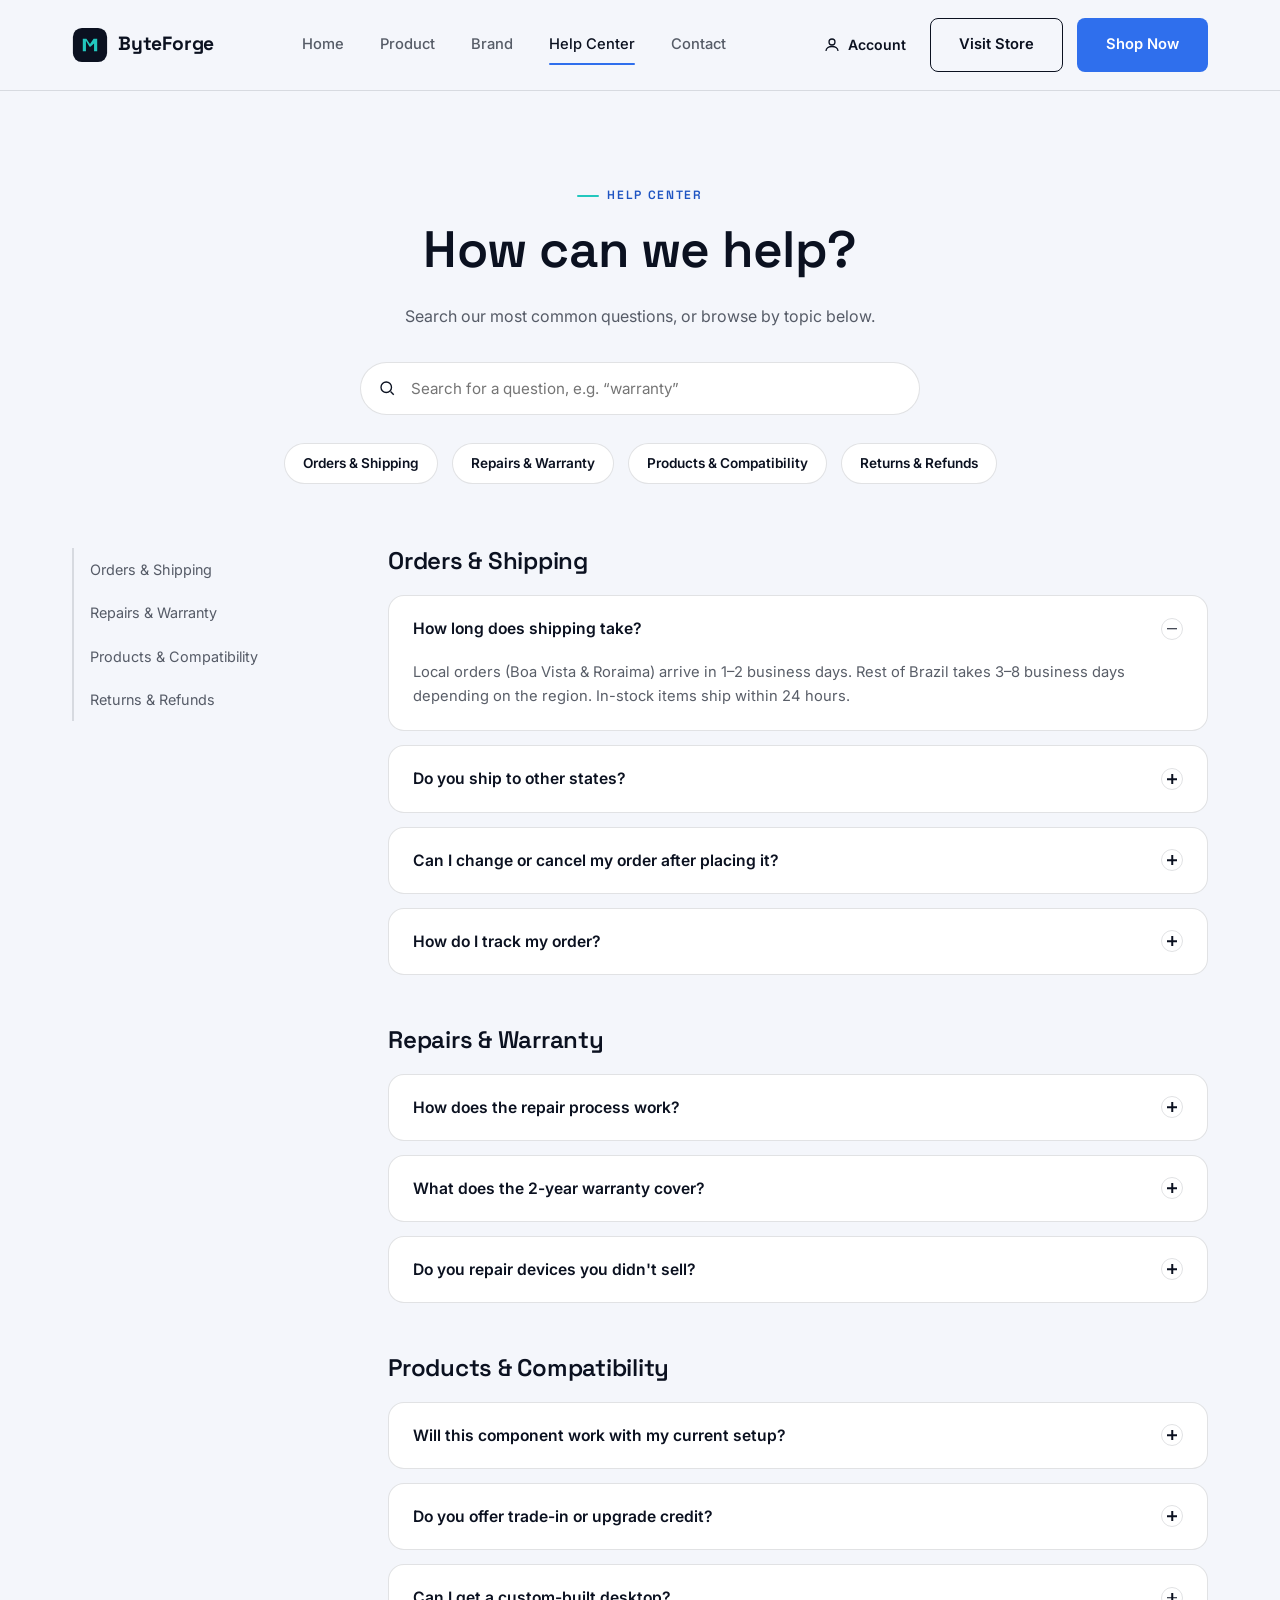
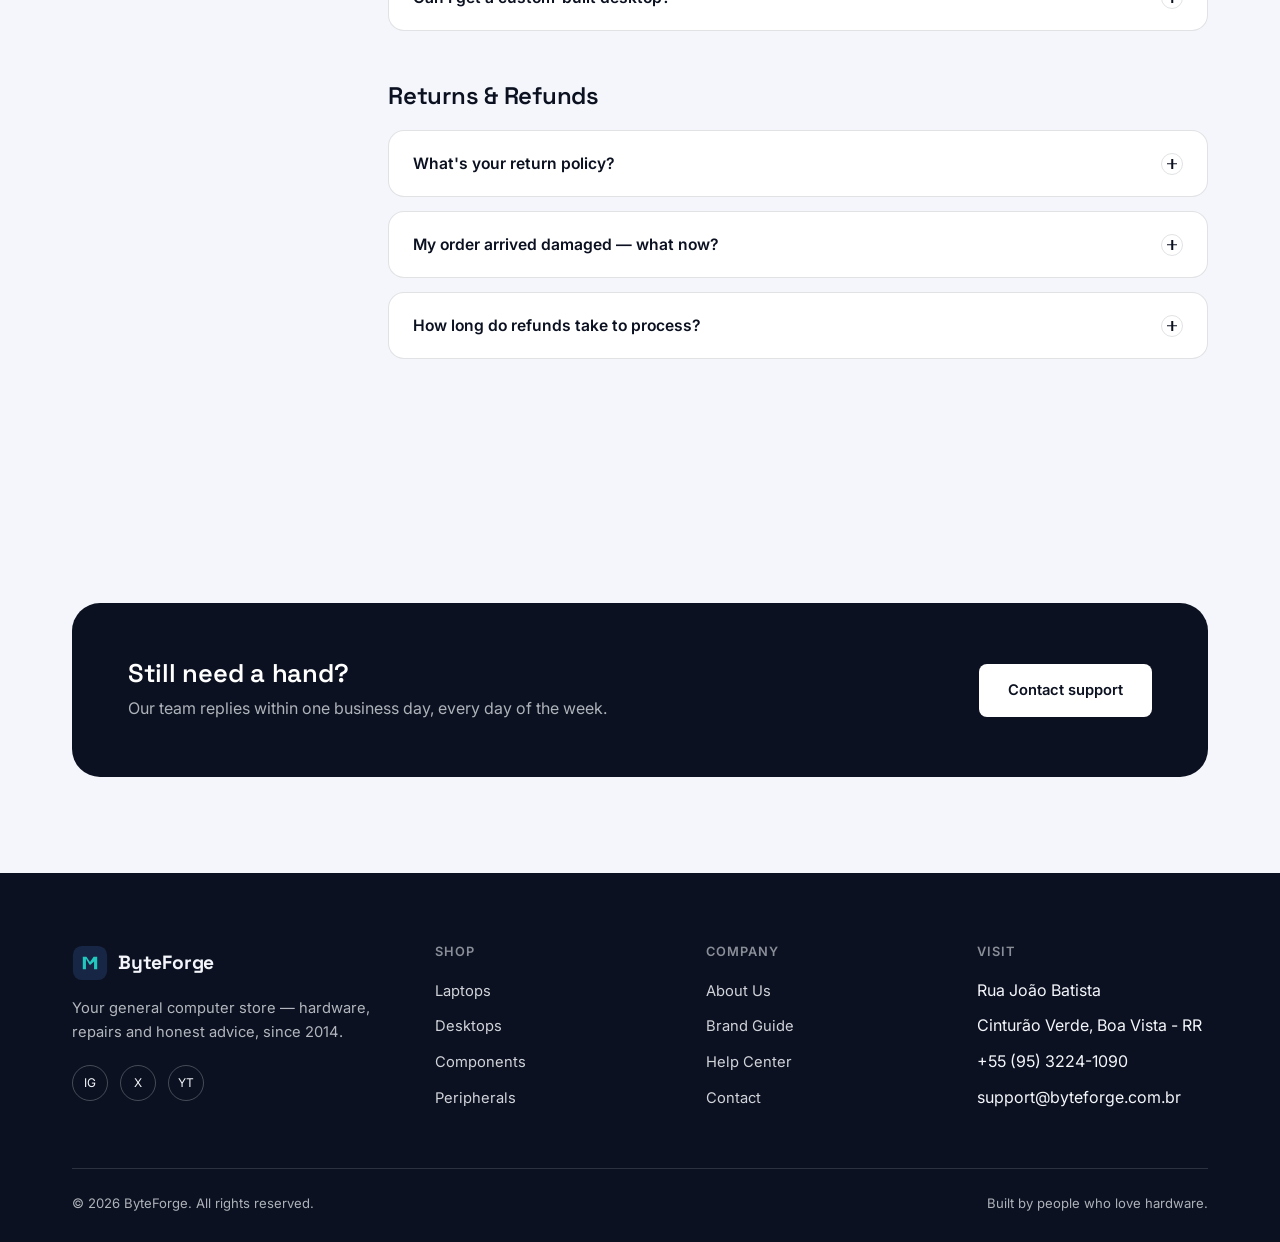
<file: faq.html>
<!DOCTYPE html>
<html lang="en">
<head>
<meta charset="UTF-8">
<meta name="viewport" content="width=device-width, initial-scale=1.0">
<title>Help Center — ByteForge</title>
<meta name="description" content="Answers to common questions about orders, shipping, repairs, warranty and returns at ByteForge.">
<link rel="icon" href="data:image/svg+xml,<svg xmlns=%22http://www.w3.org/2000/svg%22 viewBox=%220 0 32 32%22><rect width=%2232%22 height=%2232%22 rx=%228%22 fill=%22%232F6FED%22/></svg>">
<meta name="theme-color" content="#0B1120">
<meta property="og:type" content="website">
<meta property="og:title" content="Help Center — ByteForge">
<meta property="og:description" content="Answers to common questions about orders, shipping, repairs, warranty and returns at ByteForge.">
<meta property="og:image" content="assets/products/pcgamer.png">
<meta name="twitter:card" content="summary_large_image">
<link rel="preconnect" href="https://fonts.googleapis.com">
<link rel="preconnect" href="https://fonts.gstatic.com" crossorigin>
<link rel="stylesheet" href="https://fonts.googleapis.com/css2?family=Space+Grotesk:wght@400;500;600;700&family=Inter:wght@400;500;600;700&display=swap">
<link rel="stylesheet" href="css/style.css">
</head>
<body>
<a class="skip-link" href="#main">Skip to content</a>

<header class="nav">
  <div class="container">
    <a href="index.html" class="brand">
      <svg class="mark" viewBox="0 0 40 40" fill="none" aria-hidden="true">
        <rect x="1" y="1" width="38" height="38" rx="10" fill="#0B1120"/>
        <path d="M12 27V13h4l4 6 4-6h4v14h-3.5v-8.6L20.5 22h-1l-4-6.6V27H12Z" fill="#22C7BE"/>
      </svg>
      ByteForge
    </a>
    <nav class="nav-links">
      <a href="index.html">Home</a>
      <a href="product.html">Product</a>
      <a href="identity.html">Brand</a>
      <a href="faq.html">Help Center</a>
      <a href="contact.html">Contact</a>
    </nav>
    <div class="nav-cta">
      <a href="account.html" class="nav-account" id="navAccountLink" aria-label="Minha conta">
        <svg width="18" height="18" viewBox="0 0 24 24" fill="none" stroke="currentColor" stroke-width="1.7" aria-hidden="true"><circle cx="12" cy="8" r="4"/><path d="M4 20c0-4 4-6 8-6s8 2 8 6"/></svg>
        <span>Account</span>
      </a>
      <a href="contact.html" class="btn btn-outline">Visit Store</a>
      <a href="product.html" class="btn btn-primary">Shop Now</a>
      <button class="nav-toggle" aria-label="Toggle menu" aria-expanded="false"><span></span></button>
    </div>
  </div>
</header>

<section class="faq-hero" id="main">
  <div class="container">
    <span class="eyebrow" style="justify-content:center;">Help center</span>
    <h1>How can we help?</h1>
    <p style="color:var(--text-70); max-width:50ch; margin:0 auto;">Search our most common questions, or browse by topic below.</p>
    <div class="search-box">
      <svg width="18" height="18" viewBox="0 0 24 24" fill="none" stroke="#0B1120" stroke-width="1.8" aria-hidden="true"><circle cx="11" cy="11" r="7"/><path d="m21 21-4.3-4.3"/></svg>
      <label for="faqSearch" style="position:absolute;width:1px;height:1px;overflow:hidden;clip:rect(0,0,0,0);">Search the Help Center</label>
      <input type="text" id="faqSearch" placeholder="Search for a question, e.g. “warranty”">
    </div>
    <div class="faq-categories">
      <a href="#orders" class="chip">Orders & Shipping</a>
      <a href="#repairs" class="chip">Repairs & Warranty</a>
      <a href="#products" class="chip">Products & Compatibility</a>
      <a href="#returns" class="chip">Returns & Refunds</a>
    </div>
  </div>
</section>

<section style="padding-top:24px;">
  <div class="container">
    <div class="faq-columns">

      <!-- Sticky side nav -->
      <nav class="faq-nav">
        <a href="#orders">Orders & Shipping</a>
        <a href="#repairs">Repairs & Warranty</a>
        <a href="#products">Products & Compatibility</a>
        <a href="#returns">Returns & Refunds</a>
      </nav>

      <div>

        <!-- ORDERS -->
        <div class="faq-group" id="orders">
          <h2>Orders & Shipping</h2>

          <div class="accordion-item open">
            <div class="accordion-q" role="button" tabindex="0"><span>How long does shipping take?</span><span class="plus"></span></div>
            <div class="accordion-a"><div class="accordion-a-inner">Local orders (Boa Vista & Roraima) arrive in 1–2 business days. Rest of Brazil takes 3–8 business days depending on the region. In-stock items ship within 24 hours.</div></div>
          </div>

          <div class="accordion-item">
            <div class="accordion-q" role="button" tabindex="0"><span>Do you ship to other states?</span><span class="plus"></span></div>
            <div class="accordion-a"><div class="accordion-a-inner">Yes — we ship across all of Brazil via Correios and partner carriers. Shipping costs and delivery estimates are calculated at checkout based on your address.</div></div>
          </div>

          <div class="accordion-item">
            <div class="accordion-q" role="button" tabindex="0"><span>Can I change or cancel my order after placing it?</span><span class="plus"></span></div>
            <div class="accordion-a"><div class="accordion-a-inner">You can modify or cancel an order within 2 hours of placing it, before it enters fulfillment. Contact us as soon as possible through the <a href="contact.html" style="text-decoration:underline;">contact page</a> and we'll do our best to help.</div></div>
          </div>

          <div class="accordion-item">
            <div class="accordion-q" role="button" tabindex="0"><span>How do I track my order?</span><span class="plus"></span></div>
            <div class="accordion-a"><div class="accordion-a-inner">You'll receive a tracking link by email as soon as your order ships. If you didn't get one, check your spam folder or reach out to us directly.</div></div>
          </div>
        </div>

        <!-- REPAIRS -->
        <div class="faq-group" id="repairs">
          <h2>Repairs & Warranty</h2>

          <div class="accordion-item">
            <div class="accordion-q" role="button" tabindex="0"><span>How does the repair process work?</span><span class="plus"></span></div>
            <div class="accordion-a"><div class="accordion-a-inner">Bring your device in-store or ship it to us. We run free diagnostics, send you a fixed-price quote, and only start work once you approve it. Most repairs are completed within 24 hours.</div></div>
          </div>

          <div class="accordion-item">
            <div class="accordion-q" role="button" tabindex="0"><span>What does the 2-year warranty cover?</span><span class="plus"></span></div>
            <div class="accordion-a"><div class="accordion-a-inner">Every device we sell and every repair we perform is covered for two years against defects in parts and workmanship — no cost to you for eligible claims.</div></div>
          </div>

          <div class="accordion-item">
            <div class="accordion-q" role="button" tabindex="0"><span>Do you repair devices you didn't sell?</span><span class="plus"></span></div>
            <div class="accordion-a"><div class="accordion-a-inner">Yes, we repair most laptop and desktop brands regardless of where they were purchased. Diagnostics are always free.</div></div>
          </div>
        </div>

        <!-- PRODUCTS -->
        <div class="faq-group" id="products">
          <h2>Products & Compatibility</h2>

          <div class="accordion-item">
            <div class="accordion-q" role="button" tabindex="0"><span>Will this component work with my current setup?</span><span class="plus"></span></div>
            <div class="accordion-a"><div class="accordion-a-inner">Send us your current specs through the <a href="contact.html" style="text-decoration:underline;">contact form</a> or ask in-store — our team checks compatibility before you buy, at no charge.</div></div>
          </div>

          <div class="accordion-item">
            <div class="accordion-q" role="button" tabindex="0"><span>Do you offer trade-in or upgrade credit?</span><span class="plus"></span></div>
            <div class="accordion-a"><div class="accordion-a-inner">Yes — bring in your old laptop or desktop for an instant trade-in quote toward any purchase in-store.</div></div>
          </div>

          <div class="accordion-item">
            <div class="accordion-q" role="button" tabindex="0"><span>Can I get a custom-built desktop?</span><span class="plus"></span></div>
            <div class="accordion-a"><div class="accordion-a-inner">Absolutely. Tell us your budget and use case (gaming, editing, general use) and we'll configure a build, assemble it, and stress-test it before handover.</div></div>
          </div>
        </div>

        <!-- RETURNS -->
        <div class="faq-group" id="returns">
          <h2>Returns & Refunds</h2>

          <div class="accordion-item">
            <div class="accordion-q" role="button" tabindex="0"><span>What's your return policy?</span><span class="plus"></span></div>
            <div class="accordion-a"><div class="accordion-a-inner">Unopened items can be returned within 30 days for a full refund. Opened hardware can be returned within 14 days if it's in resellable condition, subject to inspection.</div></div>
          </div>

          <div class="accordion-item">
            <div class="accordion-q" role="button" tabindex="0"><span>My order arrived damaged — what now?</span><span class="plus"></span></div>
            <div class="accordion-a"><div class="accordion-a-inner">Send us a photo of the damaged item through the <a href="contact.html" style="text-decoration:underline;">contact form</a> within 7 days of delivery, and we'll send a free replacement.</div></div>
          </div>

          <div class="accordion-item">
            <div class="accordion-q" role="button" tabindex="0"><span>How long do refunds take to process?</span><span class="plus"></span></div>
            <div class="accordion-a"><div class="accordion-a-inner">Once approved, refunds are issued to your original payment method within 5–7 business days.</div></div>
          </div>
        </div>

      </div>
    </div>
  </div>
</section>

<section>
  <div class="container">
    <div class="help-cta">
      <div>
        <h3>Still need a hand?</h3>
        <p>Our team replies within one business day, every day of the week.</p>
      </div>
      <a href="contact.html" class="btn btn-light">Contact support</a>
    </div>
  </div>
</section>

<footer class="footer">
  <div class="container">
    <div class="footer-grid">
      <div>
        <a href="index.html" class="brand" style="color:#F4F6FB;">
          <svg class="mark" viewBox="0 0 40 40" fill="none" aria-hidden="true">
            <rect x="1" y="1" width="38" height="38" rx="10" fill="#182645"/>
            <path d="M12 27V13h4l4 6 4-6h4v14h-3.5v-8.6L20.5 22h-1l-4-6.6V27H12Z" fill="#22C7BE"/>
          </svg>
          ByteForge
        </a>
        <p class="desc" style="margin-top:16px;">Your general computer store — hardware, repairs and honest advice, since 2014.</p>
        <div class="social-row" style="margin-top:20px;">
          <a href="#" aria-label="Instagram">IG</a>
          <a href="#" aria-label="X / Twitter">X</a>
          <a href="#" aria-label="YouTube">YT</a>
        </div>
      </div>
      <div>
        <h4>Shop</h4>
        <ul class="footer-links">
          <li><a href="product.html">Laptops</a></li>
          <li><a href="product.html">Desktops</a></li>
          <li><a href="product.html">Components</a></li>
          <li><a href="product.html">Peripherals</a></li>
        </ul>
      </div>
      <div>
        <h4>Company</h4>
        <ul class="footer-links">
          <li><a href="identity.html">About Us</a></li>
          <li><a href="identity.html">Brand Guide</a></li>
          <li><a href="faq.html">Help Center</a></li>
          <li><a href="contact.html">Contact</a></li>
        </ul>
      </div>
      <div>
        <h4>Visit</h4>
        <ul class="footer-links">
          <li>Rua João Batista</li>
          <li>Cinturão Verde, Boa Vista - RR</li>
          <li>+55 (95) 3224-1090</li>
          <li>support@byteforge.com.br</li>
        </ul>
      </div>
    </div>
    <div class="footer-bottom">
      <span>© 2026 ByteForge. All rights reserved.</span>
      <span>Built by people who love hardware.</span>
    </div>
  </div>
</footer>

<script src="js/main.js"></script>
</body>
</html>
</file>
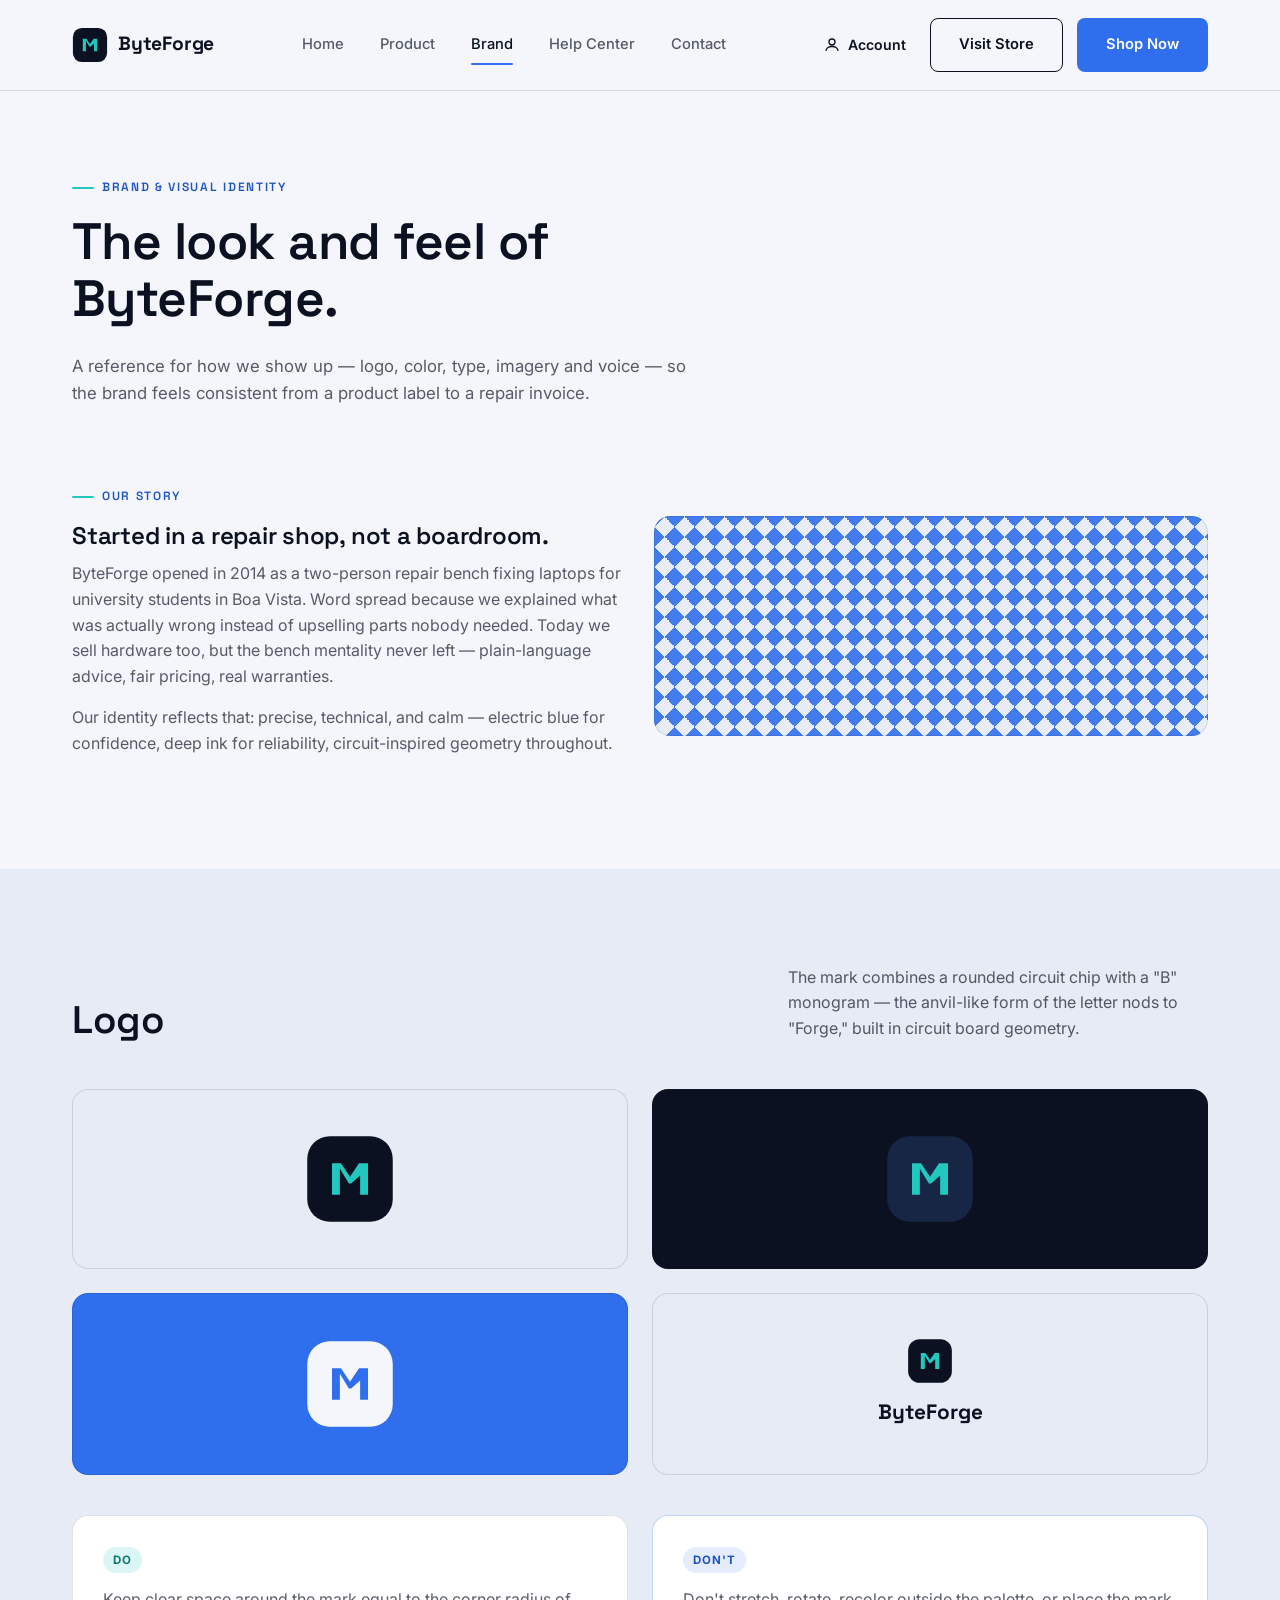
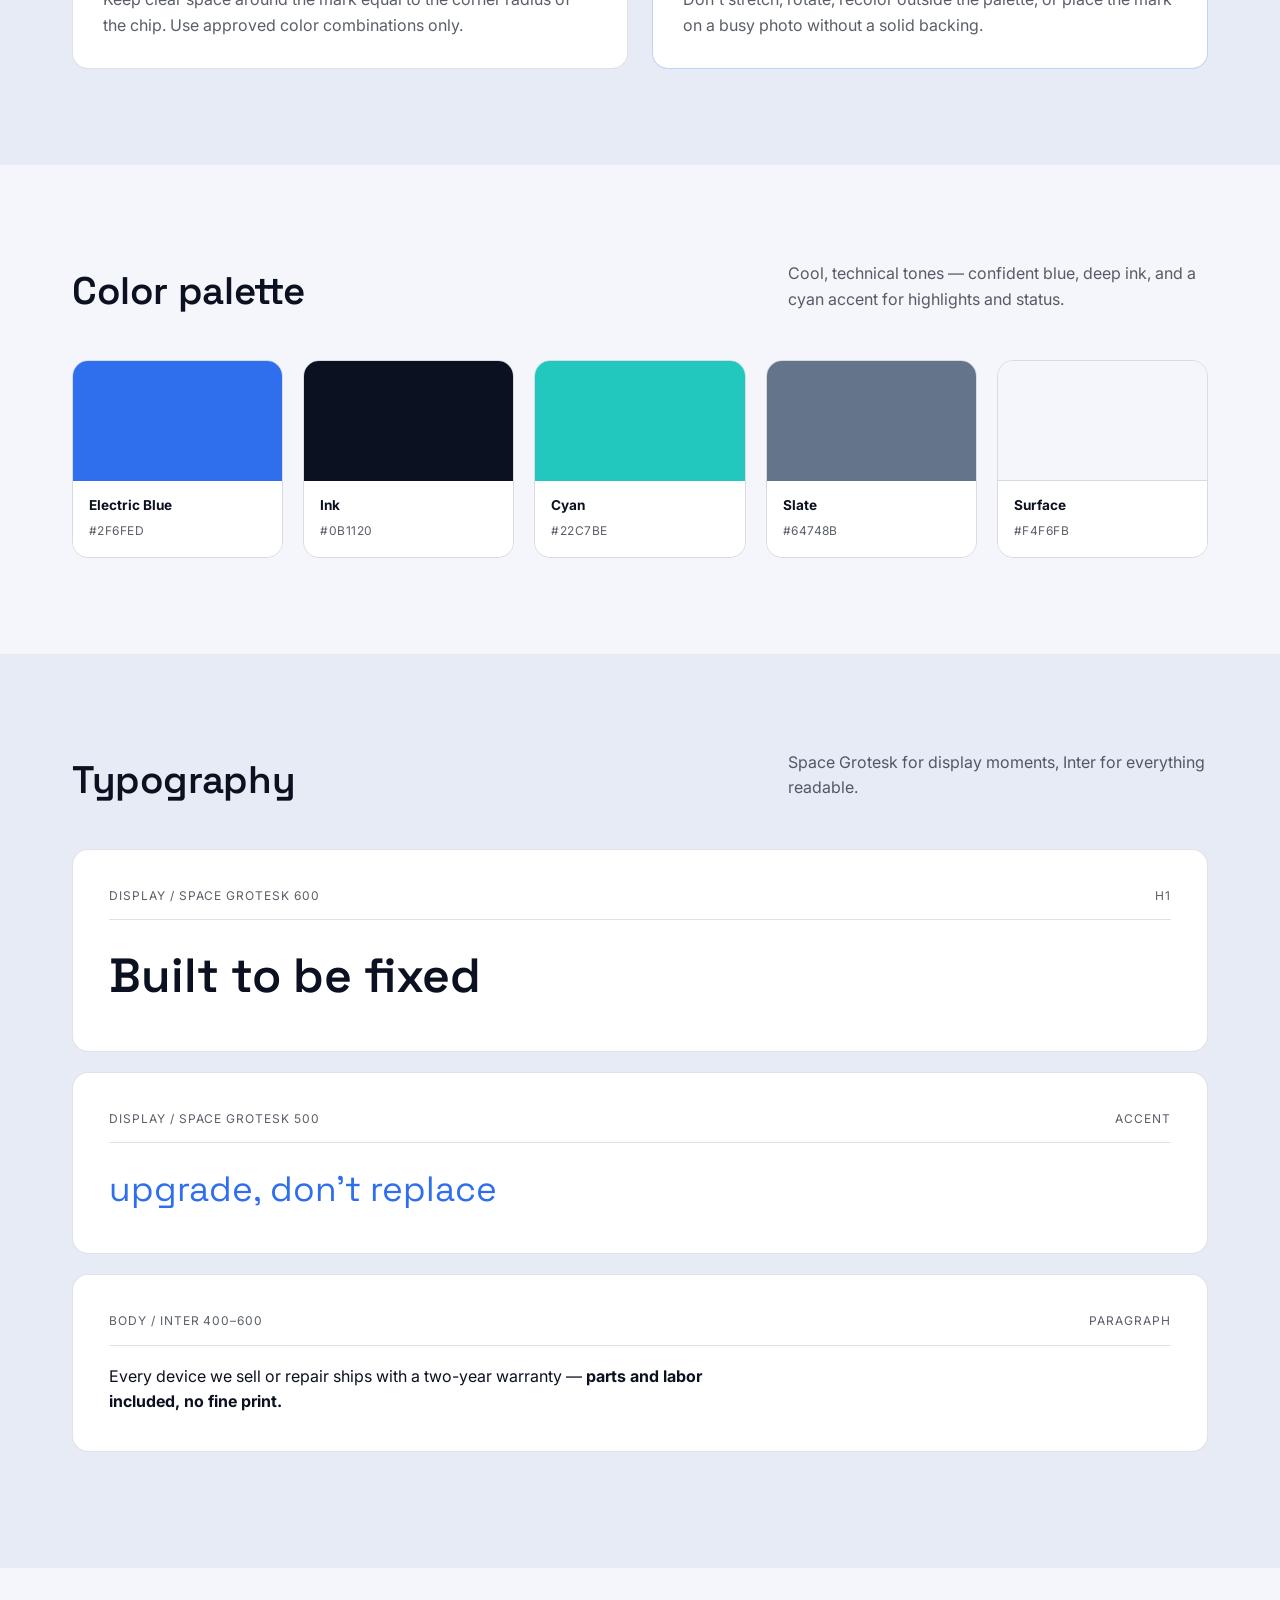
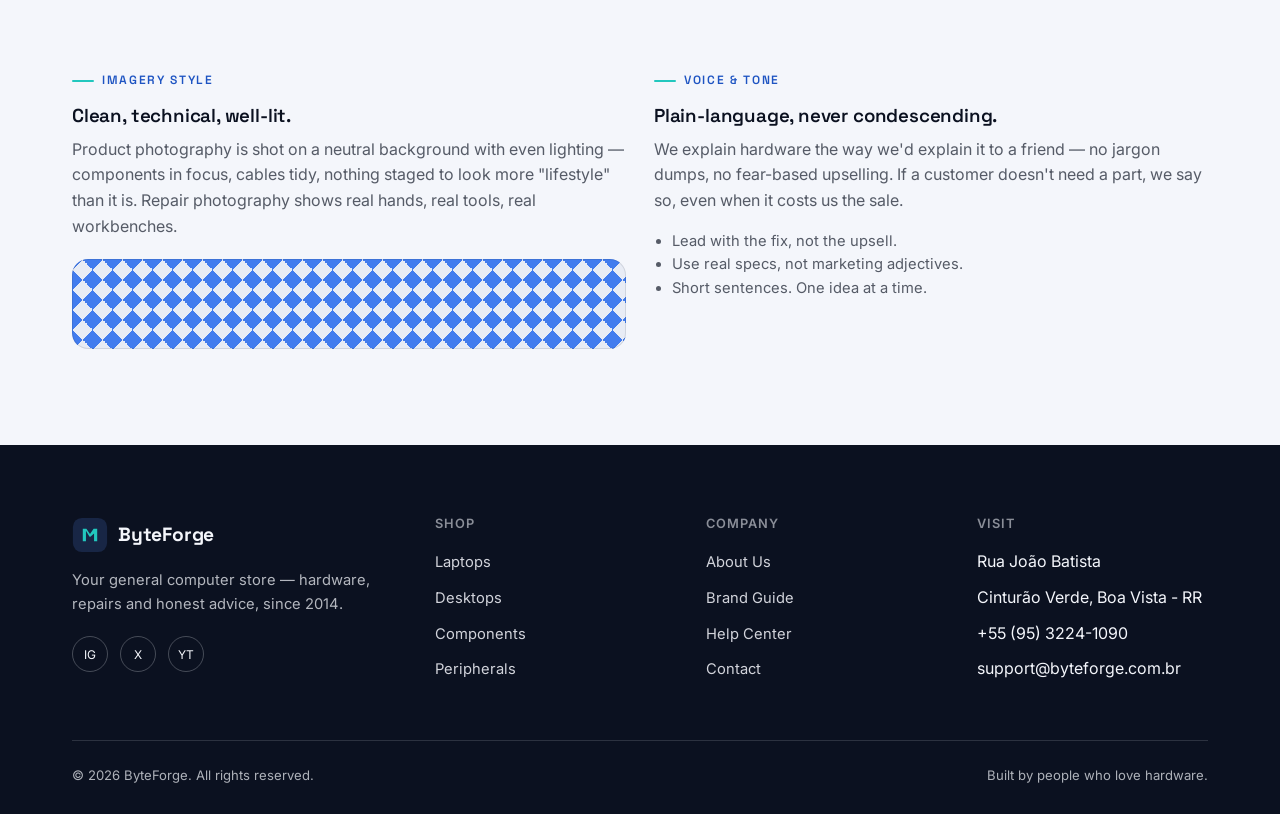
<file: identity.html>
<!DOCTYPE html>
<html lang="en">
<head>
<meta charset="UTF-8">
<meta name="viewport" content="width=device-width, initial-scale=1.0">
<title>Brand & Visual Identity — ByteForge</title>
<meta name="description" content="The ByteForge brand guide: logo, color palette, typography, imagery style and voice.">
<link rel="icon" href="data:image/svg+xml,<svg xmlns=%22http://www.w3.org/2000/svg%22 viewBox=%220 0 32 32%22><rect width=%2232%22 height=%2232%22 rx=%228%22 fill=%22%232F6FED%22/></svg>">
<meta name="theme-color" content="#0B1120">
<meta property="og:type" content="website">
<meta property="og:title" content="Brand & Visual Identity — ByteForge">
<meta property="og:description" content="The ByteForge brand guide: logo, color palette, typography, imagery style and voice.">
<meta property="og:image" content="assets/products/pcgamer.png">
<meta name="twitter:card" content="summary_large_image">
<link rel="preconnect" href="https://fonts.googleapis.com">
<link rel="preconnect" href="https://fonts.gstatic.com" crossorigin>
<link rel="stylesheet" href="https://fonts.googleapis.com/css2?family=Space+Grotesk:wght@400;500;600;700&family=Inter:wght@400;500;600;700&display=swap">
<link rel="stylesheet" href="css/style.css">
</head>
<body>
<a class="skip-link" href="#main">Skip to content</a>

<header class="nav">
  <div class="container">
    <a href="index.html" class="brand">
      <svg class="mark" viewBox="0 0 40 40" fill="none" aria-hidden="true">
        <rect x="1" y="1" width="38" height="38" rx="10" fill="#0B1120"/>
        <path d="M12 27V13h4l4 6 4-6h4v14h-3.5v-8.6L20.5 22h-1l-4-6.6V27H12Z" fill="#22C7BE"/>
      </svg>
      ByteForge
    </a>
    <nav class="nav-links">
      <a href="index.html">Home</a>
      <a href="product.html">Product</a>
      <a href="identity.html">Brand</a>
      <a href="faq.html">Help Center</a>
      <a href="contact.html">Contact</a>
    </nav>
    <div class="nav-cta">
      <a href="account.html" class="nav-account" id="navAccountLink" aria-label="Minha conta">
        <svg width="18" height="18" viewBox="0 0 24 24" fill="none" stroke="currentColor" stroke-width="1.7" aria-hidden="true"><circle cx="12" cy="8" r="4"/><path d="M4 20c0-4 4-6 8-6s8 2 8 6"/></svg>
        <span>Account</span>
      </a>
      <a href="contact.html" class="btn btn-outline">Visit Store</a>
      <a href="product.html" class="btn btn-primary">Shop Now</a>
      <button class="nav-toggle" aria-label="Toggle menu" aria-expanded="false"><span></span></button>
    </div>
  </div>
</header>

<section class="page-hero" id="main">
  <div class="container">
    <span class="eyebrow">Brand & visual identity</span>
    <h1>The look and feel of ByteForge.</h1>
    <p>A reference for how we show up — logo, color, type, imagery and voice — so the brand feels consistent from a product label to a repair invoice.</p>
  </div>
</section>

<!-- ============ STORY ============ -->
<section style="padding-top:0;">
  <div class="container grid-2" style="align-items:center;">
    <div>
      <span class="eyebrow">Our story</span>
      <h2>Started in a repair shop, not a boardroom.</h2>
      <p style="color:var(--text-70);">ByteForge opened in 2014 as a two-person repair bench fixing laptops for university students in Boa Vista. Word spread because we explained what was actually wrong instead of upselling parts nobody needed. Today we sell hardware too, but the bench mentality never left — plain-language advice, fair pricing, real warranties.</p>
      <p style="color:var(--text-70);">Our identity reflects that: precise, technical, and calm — electric blue for confidence, deep ink for reliability, circuit-inspired geometry throughout.</p>
    </div>
    <div class="pattern-strip" style="height:220px;"></div>
  </div>
</section>

<!-- ============ LOGO ============ -->
<section class="alt">
  <div class="container">
    <div class="section-head">
      <h2>Logo</h2>
      <p>The mark combines a rounded circuit chip with a "B" monogram — the anvil-like form of the letter nods to "Forge," built in circuit board geometry.</p>
    </div>
    <div class="logo-grid">
      <div class="logo-box on-surface">
        <svg width="90" height="90" viewBox="0 0 40 40" fill="none">
          <rect x="1" y="1" width="38" height="38" rx="10" fill="#0B1120"/>
          <path d="M12 27V13h4l4 6 4-6h4v14h-3.5v-8.6L20.5 22h-1l-4-6.6V27H12Z" fill="#22C7BE"/>
        </svg>
      </div>
      <div class="logo-box on-dark">
        <svg width="90" height="90" viewBox="0 0 40 40" fill="none">
          <rect x="1" y="1" width="38" height="38" rx="10" fill="#182645"/>
          <path d="M12 27V13h4l4 6 4-6h4v14h-3.5v-8.6L20.5 22h-1l-4-6.6V27H12Z" fill="#22C7BE"/>
        </svg>
      </div>
      <div class="logo-box on-blue">
        <svg width="90" height="90" viewBox="0 0 40 40" fill="none">
          <rect x="1" y="1" width="38" height="38" rx="10" fill="#F4F6FB"/>
          <path d="M12 27V13h4l4 6 4-6h4v14h-3.5v-8.6L20.5 22h-1l-4-6.6V27H12Z" fill="#2F6FED"/>
        </svg>
      </div>
      <div class="logo-box on-surface">
        <div style="text-align:center;">
          <svg width="46" height="46" viewBox="0 0 40 40" fill="none" style="margin:0 auto 12px;">
            <rect x="1" y="1" width="38" height="38" rx="10" fill="#0B1120"/>
            <path d="M12 27V13h4l4 6 4-6h4v14h-3.5v-8.6L20.5 22h-1l-4-6.6V27H12Z" fill="#22C7BE"/>
          </svg>
          <strong style="font-family:var(--font-display); font-size:1.3rem;">ByteForge</strong>
        </div>
      </div>
    </div>

    <div class="dowdont" style="margin-top:40px;">
      <div class="box yes">
        <span class="tag">Do</span>
        <p style="margin:0; color:var(--text-70);">Keep clear space around the mark equal to the corner radius of the chip. Use approved color combinations only.</p>
      </div>
      <div class="box no">
        <span class="tag">Don't</span>
        <p style="margin:0; color:var(--text-70);">Don't stretch, rotate, recolor outside the palette, or place the mark on a busy photo without a solid backing.</p>
      </div>
    </div>
  </div>
</section>

<!-- ============ COLOR ============ -->
<section>
  <div class="container">
    <div class="section-head">
      <h2>Color palette</h2>
      <p>Cool, technical tones — confident blue, deep ink, and a cyan accent for highlights and status.</p>
    </div>
    <div class="swatches">
      <div class="swatch">
        <div class="fill" style="background:#2F6FED;"></div>
        <div class="meta"><strong>Electric Blue</strong><span>#2F6FED</span></div>
      </div>
      <div class="swatch">
        <div class="fill" style="background:#0B1120;"></div>
        <div class="meta"><strong>Ink</strong><span>#0B1120</span></div>
      </div>
      <div class="swatch">
        <div class="fill" style="background:#22C7BE;"></div>
        <div class="meta"><strong>Cyan</strong><span>#22C7BE</span></div>
      </div>
      <div class="swatch">
        <div class="fill" style="background:#64748B;"></div>
        <div class="meta"><strong>Slate</strong><span>#64748B</span></div>
      </div>
      <div class="swatch">
        <div class="fill" style="background:#F4F6FB;border-bottom:1px solid var(--border);"></div>
        <div class="meta"><strong>Surface</strong><span>#F4F6FB</span></div>
      </div>
    </div>
  </div>
</section>

<!-- ============ TYPOGRAPHY ============ -->
<section class="alt">
  <div class="container">
    <div class="section-head">
      <h2>Typography</h2>
      <p>Space Grotesk for display moments, Inter for everything readable.</p>
    </div>
    <div class="type-specimen">
      <div class="label-row"><span>Display / Space Grotesk 600</span><span>H1</span></div>
      <div style="font-family:var(--font-display); font-size:3rem; font-weight:600;">Built to be fixed</div>
    </div>
    <div class="type-specimen">
      <div class="label-row"><span>Display / Space Grotesk 500</span><span>Accent</span></div>
      <div style="font-family:var(--font-display); font-size:2.2rem; color:var(--blue);">upgrade, don't replace</div>
    </div>
    <div class="type-specimen">
      <div class="label-row"><span>Body / Inter 400–600</span><span>Paragraph</span></div>
      <p style="margin:0; max-width:60ch;">Every device we sell or repair ships with a two-year warranty — <strong>parts and labor included, no fine print.</strong></p>
    </div>
  </div>
</section>

<!-- ============ IMAGERY & VOICE ============ -->
<section>
  <div class="container grid-2">
    <div>
      <span class="eyebrow">Imagery style</span>
      <h3>Clean, technical, well-lit.</h3>
      <p style="color:var(--text-70);">Product photography is shot on a neutral background with even lighting — components in focus, cables tidy, nothing staged to look more "lifestyle" than it is. Repair photography shows real hands, real tools, real workbenches.</p>
      <div class="pattern-strip" style="margin-top:20px;"></div>
    </div>
    <div>
      <span class="eyebrow">Voice & tone</span>
      <h3>Plain-language, never condescending.</h3>
      <p style="color:var(--text-70);">We explain hardware the way we'd explain it to a friend — no jargon dumps, no fear-based upselling. If a customer doesn't need a part, we say so, even when it costs us the sale.</p>
      <ul style="margin-top:16px; color:var(--text-70); font-size:.92rem; padding-left:18px; list-style:disc;">
        <li>Lead with the fix, not the upsell.</li>
        <li>Use real specs, not marketing adjectives.</li>
        <li>Short sentences. One idea at a time.</li>
      </ul>
    </div>
  </div>
</section>

<footer class="footer">
  <div class="container">
    <div class="footer-grid">
      <div>
        <a href="index.html" class="brand" style="color:#F4F6FB;">
          <svg class="mark" viewBox="0 0 40 40" fill="none" aria-hidden="true">
            <rect x="1" y="1" width="38" height="38" rx="10" fill="#182645"/>
            <path d="M12 27V13h4l4 6 4-6h4v14h-3.5v-8.6L20.5 22h-1l-4-6.6V27H12Z" fill="#22C7BE"/>
          </svg>
          ByteForge
        </a>
        <p class="desc" style="margin-top:16px;">Your general computer store — hardware, repairs and honest advice, since 2014.</p>
        <div class="social-row" style="margin-top:20px;">
          <a href="#" aria-label="Instagram">IG</a>
          <a href="#" aria-label="X / Twitter">X</a>
          <a href="#" aria-label="YouTube">YT</a>
        </div>
      </div>
      <div>
        <h4>Shop</h4>
        <ul class="footer-links">
          <li><a href="product.html">Laptops</a></li>
          <li><a href="product.html">Desktops</a></li>
          <li><a href="product.html">Components</a></li>
          <li><a href="product.html">Peripherals</a></li>
        </ul>
      </div>
      <div>
        <h4>Company</h4>
        <ul class="footer-links">
          <li><a href="identity.html">About Us</a></li>
          <li><a href="identity.html">Brand Guide</a></li>
          <li><a href="faq.html">Help Center</a></li>
          <li><a href="contact.html">Contact</a></li>
        </ul>
      </div>
      <div>
        <h4>Visit</h4>
        <ul class="footer-links">
          <li>Rua João Batista</li>
          <li>Cinturão Verde, Boa Vista - RR</li>
          <li>+55 (95) 3224-1090</li>
          <li>support@byteforge.com.br</li>
        </ul>
      </div>
    </div>
    <div class="footer-bottom">
      <span>© 2026 ByteForge. All rights reserved.</span>
      <span>Built by people who love hardware.</span>
    </div>
  </div>
</footer>

<script src="js/main.js"></script>
</body>
</html>
</file>
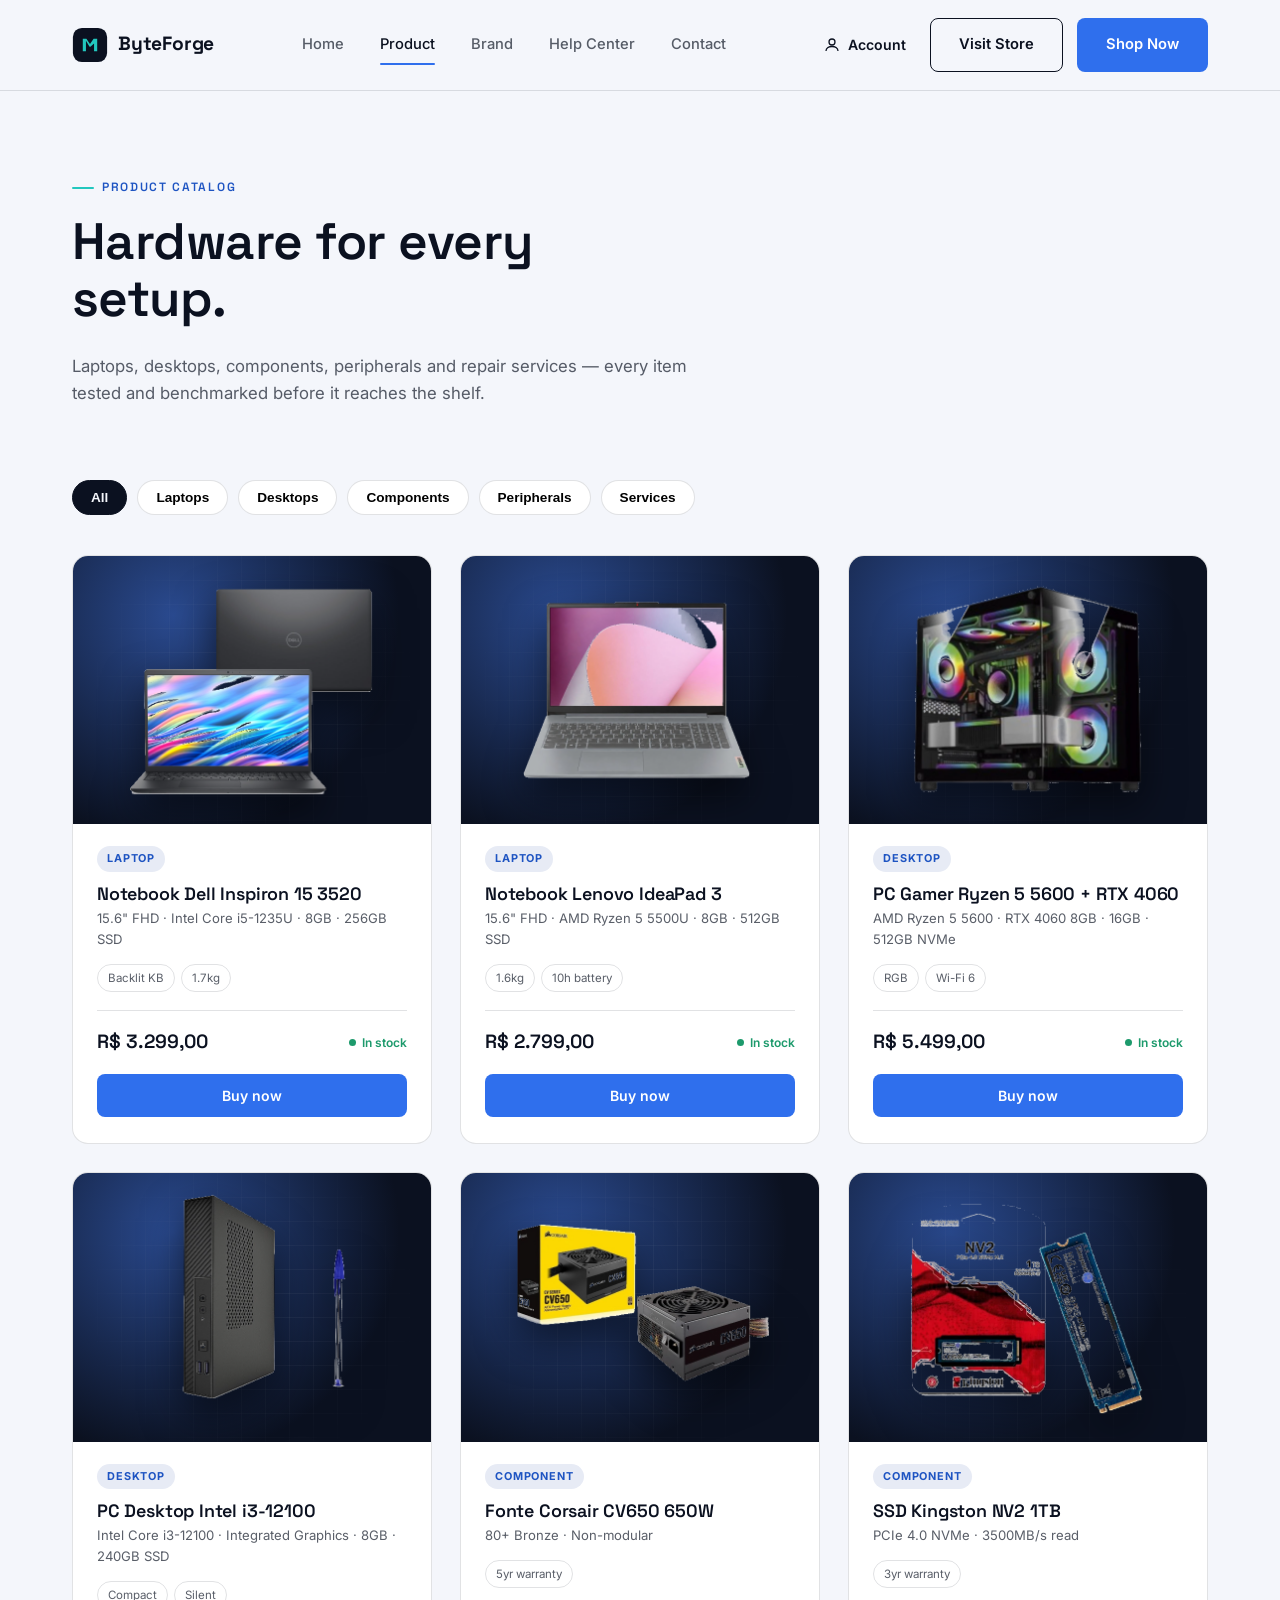
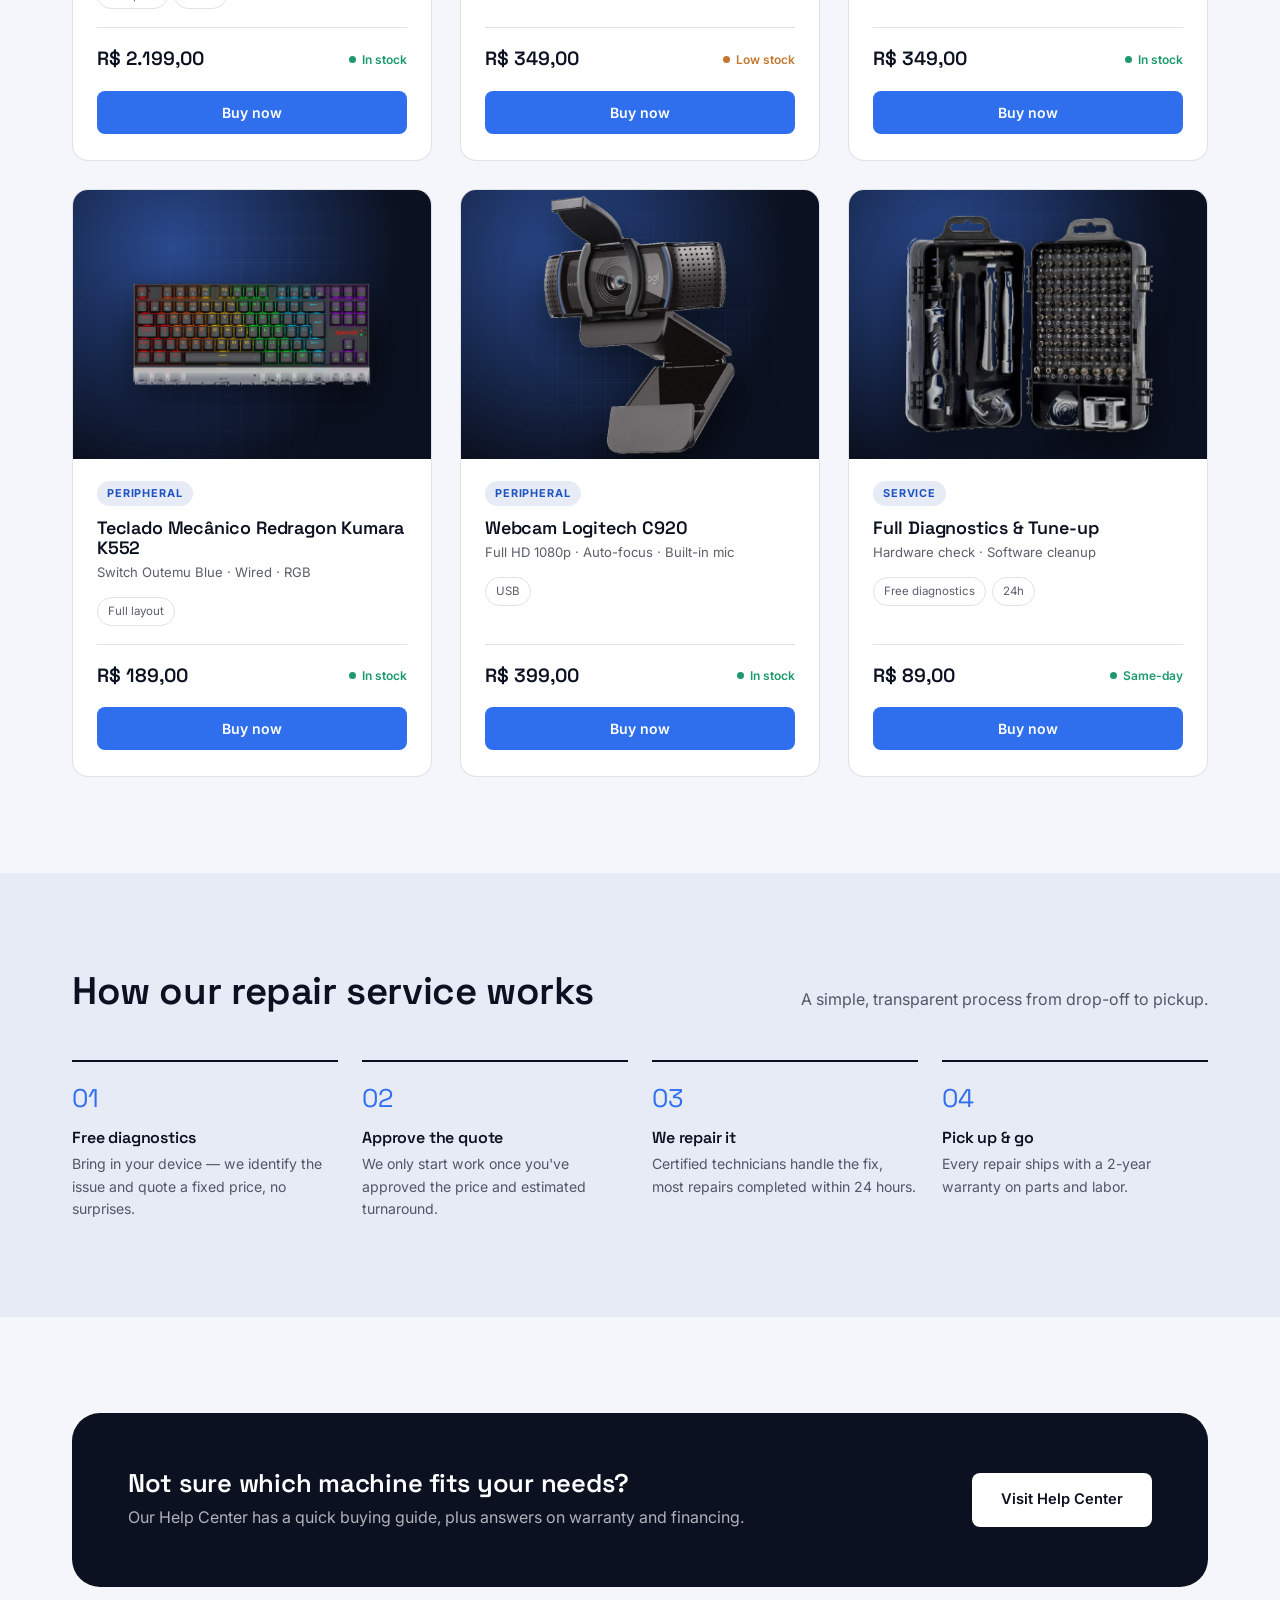
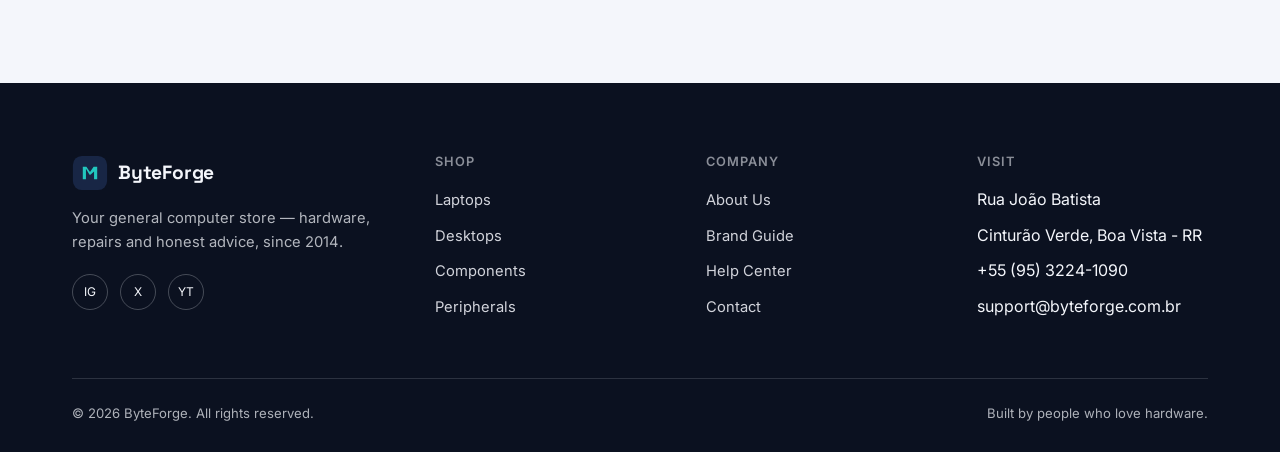
<file: product.html>
<!DOCTYPE html>
<html lang="en">
<head>
<meta charset="UTF-8">
<meta name="viewport" content="width=device-width, initial-scale=1.0">
<title>Product Catalog — ByteForge</title>
<meta name="description" content="Browse ByteForge's catalog of laptops, desktops, components, peripherals and repair services, with full specs and pricing.">
<link rel="icon" href="data:image/svg+xml,<svg xmlns=%22http://www.w3.org/2000/svg%22 viewBox=%220 0 32 32%22><rect width=%2232%22 height=%2232%22 rx=%228%22 fill=%22%232F6FED%22/></svg>">
<meta name="theme-color" content="#0B1120">
<meta property="og:type" content="website">
<meta property="og:title" content="Product Catalog — ByteForge">
<meta property="og:description" content="Browse ByteForge's catalog of laptops, desktops, components, peripherals and repair services, with full specs and pricing.">
<meta property="og:image" content="assets/products/pcgamer.png">
<meta name="twitter:card" content="summary_large_image">
<link rel="preconnect" href="https://fonts.googleapis.com">
<link rel="preconnect" href="https://fonts.gstatic.com" crossorigin>
<link rel="stylesheet" href="https://fonts.googleapis.com/css2?family=Space+Grotesk:wght@400;500;600;700&family=Inter:wght@400;500;600;700&display=swap">
<link rel="stylesheet" href="css/style.css">
</head>
<body>
<a class="skip-link" href="#main">Skip to content</a>

<header class="nav">
  <div class="container">
    <a href="index.html" class="brand">
      <svg class="mark" viewBox="0 0 40 40" fill="none" aria-hidden="true">
        <rect x="1" y="1" width="38" height="38" rx="10" fill="#0B1120"/>
        <path d="M12 27V13h4l4 6 4-6h4v14h-3.5v-8.6L20.5 22h-1l-4-6.6V27H12Z" fill="#22C7BE"/>
      </svg>
      ByteForge
    </a>
    <nav class="nav-links">
      <a href="index.html">Home</a>
      <a href="product.html">Product</a>
      <a href="identity.html">Brand</a>
      <a href="faq.html">Help Center</a>
      <a href="contact.html">Contact</a>
    </nav>
    <div class="nav-cta">
      <a href="account.html" class="nav-account" id="navAccountLink" aria-label="Minha conta">
        <svg width="18" height="18" viewBox="0 0 24 24" fill="none" stroke="currentColor" stroke-width="1.7" aria-hidden="true"><circle cx="12" cy="8" r="4"/><path d="M4 20c0-4 4-6 8-6s8 2 8 6"/></svg>
        <span>Account</span>
      </a>
      <a href="contact.html" class="btn btn-outline">Visit Store</a>
      <a href="product.html" class="btn btn-primary">Shop Now</a>
      <button class="nav-toggle" aria-label="Toggle menu" aria-expanded="false"><span></span></button>
    </div>
  </div>
</header>

<section class="page-hero" id="main">
  <div class="container">
    <span class="eyebrow">Product catalog</span>
    <h1>Hardware for every setup.</h1>
    <p>Laptops, desktops, components, peripherals and repair services — every item tested and benchmarked before it reaches the shelf.</p>
  </div>
</section>

<section style="padding-top:0;">
  <div class="container">
    <div class="filter-bar">
      <button class="chip active" data-filter="all" aria-pressed="true">All</button>
      <button class="chip" data-filter="laptop" aria-pressed="false">Laptops</button>
      <button class="chip" data-filter="desktop" aria-pressed="false">Desktops</button>
      <button class="chip" data-filter="component" aria-pressed="false">Components</button>
      <button class="chip" data-filter="peripheral" aria-pressed="false">Peripherals</button>
      <button class="chip" data-filter="service" aria-pressed="false">Services</button>
    </div>

    <div class="product-grid">

      <div class="product-card" data-category="laptop">
        <div class="product-thumb">
          <div class="thumb-swap"><img class="img-a" src="assets/products/dell.png" alt="Notebook Dell Inspiron 15 3520" loading="lazy"><img class="img-b" src="assets/products/dell2.png" alt="Notebook Dell Inspiron 15 3520" loading="lazy"></div>
        </div>
        <div class="product-body">
          <span class="product-tag">Laptop</span>
          <h3>Notebook Dell Inspiron 15 3520</h3>
          <p class="product-origin">15.6" FHD · Intel Core i5-1235U · 8GB · 256GB SSD</p>
          <div class="notes"><span>Backlit KB</span><span>1.7kg</span></div>
          <div class="product-foot">
            <span class="price">R$ 3.299,00</span>
            <span class="stock">In stock</span>
          </div>
          <button class="btn btn-primary btn-block buy-btn" type="button">Buy now</button>
        </div>
      </div>

      <div class="product-card" data-category="laptop">
        <div class="product-thumb">
          <div class="thumb-swap"><img class="img-a" src="assets/products/lenovo.png" alt="Notebook Lenovo IdeaPad 3" loading="lazy"><img class="img-b" src="assets/products/lenovo2.png" alt="Notebook Lenovo IdeaPad 3" loading="lazy"></div>
        </div>
        <div class="product-body">
          <span class="product-tag">Laptop</span>
          <h3>Notebook Lenovo IdeaPad 3</h3>
          <p class="product-origin">15.6" FHD · AMD Ryzen 5 5500U · 8GB · 512GB SSD</p>
          <div class="notes"><span>1.6kg</span><span>10h battery</span></div>
          <div class="product-foot">
            <span class="price">R$ 2.799,00</span>
            <span class="stock">In stock</span>
          </div>
          <button class="btn btn-primary btn-block buy-btn" type="button">Buy now</button>
        </div>
      </div>

      <div class="product-card" data-category="desktop">
        <div class="product-thumb">
          <div class="thumb-swap"><img class="img-a" src="assets/products/pcgamer.png" alt="PC Gamer Ryzen 5 5600 + RTX 4060" loading="lazy"><img class="img-b" src="assets/products/pcgamer2.png" alt="PC Gamer Ryzen 5 5600 + RTX 4060" loading="lazy"></div>
        </div>
        <div class="product-body">
          <span class="product-tag">Desktop</span>
          <h3>PC Gamer Ryzen 5 5600 + RTX 4060</h3>
          <p class="product-origin">AMD Ryzen 5 5600 · RTX 4060 8GB · 16GB · 512GB NVMe</p>
          <div class="notes"><span>RGB</span><span>Wi-Fi 6</span></div>
          <div class="product-foot">
            <span class="price">R$ 5.499,00</span>
            <span class="stock">In stock</span>
          </div>
          <button class="btn btn-primary btn-block buy-btn" type="button">Buy now</button>
        </div>
      </div>

      <div class="product-card" data-category="desktop">
        <div class="product-thumb">
          <div class="thumb-swap"><img class="img-a" src="assets/products/pcmini.png" alt="PC Desktop Intel i3-12100" loading="lazy"><img class="img-b" src="assets/products/pcmini2.png" alt="PC Desktop Intel i3-12100" loading="lazy"></div>
        </div>
        <div class="product-body">
          <span class="product-tag">Desktop</span>
          <h3>PC Desktop Intel i3-12100</h3>
          <p class="product-origin">Intel Core i3-12100 · Integrated Graphics · 8GB · 240GB SSD</p>
          <div class="notes"><span>Compact</span><span>Silent</span></div>
          <div class="product-foot">
            <span class="price">R$ 2.199,00</span>
            <span class="stock">In stock</span>
          </div>
          <button class="btn btn-primary btn-block buy-btn" type="button">Buy now</button>
        </div>
      </div>

      <div class="product-card" data-category="component">
        <div class="product-thumb">
          <div class="thumb-swap"><img class="img-a" src="assets/products/psu.png" alt="Fonte Corsair CV650 650W" loading="lazy"><img class="img-b" src="assets/products/psu2.png" alt="Fonte Corsair CV650 650W" loading="lazy"></div>
        </div>
        <div class="product-body">
          <span class="product-tag">Component</span>
          <h3>Fonte Corsair CV650 650W</h3>
          <p class="product-origin">80+ Bronze · Non-modular</p>
          <div class="notes"><span>5yr warranty</span></div>
          <div class="product-foot">
            <span class="price">R$ 349,00</span>
            <span class="stock low">Low stock</span>
          </div>
          <button class="btn btn-primary btn-block buy-btn" type="button">Buy now</button>
        </div>
      </div>

      <div class="product-card" data-category="component">
        <div class="product-thumb">
          <div class="thumb-swap"><img class="img-a" src="assets/products/ssd.png" alt="SSD Kingston NV2 1TB" loading="lazy"><img class="img-b" src="assets/products/ssd2.png" alt="SSD Kingston NV2 1TB" loading="lazy"></div>
        </div>
        <div class="product-body">
          <span class="product-tag">Component</span>
          <h3>SSD Kingston NV2 1TB</h3>
          <p class="product-origin">PCIe 4.0 NVMe · 3500MB/s read</p>
          <div class="notes"><span>3yr warranty</span></div>
          <div class="product-foot">
            <span class="price">R$ 349,00</span>
            <span class="stock">In stock</span>
          </div>
          <button class="btn btn-primary btn-block buy-btn" type="button">Buy now</button>
        </div>
      </div>

      <div class="product-card" data-category="peripheral">
        <div class="product-thumb">
          <div class="thumb-swap"><img class="img-a" src="assets/products/keyboard.png" alt="Teclado Mecânico Redragon Kumara K552" loading="lazy"><img class="img-b" src="assets/products/keyboard2.png" alt="Teclado Mecânico Redragon Kumara K552" loading="lazy"></div>
        </div>
        <div class="product-body">
          <span class="product-tag">Peripheral</span>
          <h3>Teclado Mecânico Redragon Kumara K552</h3>
          <p class="product-origin">Switch Outemu Blue · Wired · RGB</p>
          <div class="notes"><span>Full layout</span></div>
          <div class="product-foot">
            <span class="price">R$ 189,00</span>
            <span class="stock">In stock</span>
          </div>
          <button class="btn btn-primary btn-block buy-btn" type="button">Buy now</button>
        </div>
      </div>

      <div class="product-card" data-category="peripheral">
        <div class="product-thumb">
          <div class="thumb-swap"><img class="img-a" src="assets/products/webcam.png" alt="Webcam Logitech C920" loading="lazy"><img class="img-b" src="assets/products/webcam2.png" alt="Webcam Logitech C920" loading="lazy"></div>
        </div>
        <div class="product-body">
          <span class="product-tag">Peripheral</span>
          <h3>Webcam Logitech C920</h3>
          <p class="product-origin">Full HD 1080p · Auto-focus · Built-in mic</p>
          <div class="notes"><span>USB</span></div>
          <div class="product-foot">
            <span class="price">R$ 399,00</span>
            <span class="stock">In stock</span>
          </div>
          <button class="btn btn-primary btn-block buy-btn" type="button">Buy now</button>
        </div>
      </div>

      <div class="product-card" data-category="service">
        <div class="product-thumb">
          <div class="thumb-swap"><img class="img-a" src="assets/products/service.png" alt="Full Diagnostics & Tune-up" loading="lazy"><img class="img-b" src="assets/products/service2.png" alt="Full Diagnostics & Tune-up" loading="lazy"></div>
        </div>
        <div class="product-body">
          <span class="product-tag">Service</span>
          <h3>Full Diagnostics & Tune-up</h3>
          <p class="product-origin">Hardware check · Software cleanup</p>
          <div class="notes"><span>Free diagnostics</span><span>24h</span></div>
          <div class="product-foot">
            <span class="price">R$ 89,00</span>
            <span class="stock">Same-day</span>
          </div>
          <button class="btn btn-primary btn-block buy-btn" type="button">Buy now</button>
        </div>
      </div>

    </div>
  </div>
</section>

<!-- ============ SERVICE PROCESS ============ -->
<section class="alt">
  <div class="container">
    <div class="section-head">
      <h2>How our repair service works</h2>
      <p>A simple, transparent process from drop-off to pickup.</p>
    </div>
    <div class="steps">
      <div class="step">
        <h4>Free diagnostics</h4>
        <p>Bring in your device — we identify the issue and quote a fixed price, no surprises.</p>
      </div>
      <div class="step">
        <h4>Approve the quote</h4>
        <p>We only start work once you've approved the price and estimated turnaround.</p>
      </div>
      <div class="step">
        <h4>We repair it</h4>
        <p>Certified technicians handle the fix, most repairs completed within 24 hours.</p>
      </div>
      <div class="step">
        <h4>Pick up & go</h4>
        <p>Every repair ships with a 2-year warranty on parts and labor.</p>
      </div>
    </div>
  </div>
</section>

<section>
  <div class="container">
    <div class="help-cta">
      <div>
        <h3>Not sure which machine fits your needs?</h3>
        <p>Our Help Center has a quick buying guide, plus answers on warranty and financing.</p>
      </div>
      <a href="faq.html" class="btn btn-light">Visit Help Center</a>
    </div>
  </div>
</section>

<footer class="footer">
  <div class="container">
    <div class="footer-grid">
      <div>
        <a href="index.html" class="brand" style="color:#F4F6FB;">
          <svg class="mark" viewBox="0 0 40 40" fill="none" aria-hidden="true">
            <rect x="1" y="1" width="38" height="38" rx="10" fill="#182645"/>
            <path d="M12 27V13h4l4 6 4-6h4v14h-3.5v-8.6L20.5 22h-1l-4-6.6V27H12Z" fill="#22C7BE"/>
          </svg>
          ByteForge
        </a>
        <p class="desc" style="margin-top:16px;">Your general computer store — hardware, repairs and honest advice, since 2014.</p>
        <div class="social-row" style="margin-top:20px;">
          <a href="#" aria-label="Instagram">IG</a>
          <a href="#" aria-label="X / Twitter">X</a>
          <a href="#" aria-label="YouTube">YT</a>
        </div>
      </div>
      <div>
        <h4>Shop</h4>
        <ul class="footer-links">
          <li><a href="product.html">Laptops</a></li>
          <li><a href="product.html">Desktops</a></li>
          <li><a href="product.html">Components</a></li>
          <li><a href="product.html">Peripherals</a></li>
        </ul>
      </div>
      <div>
        <h4>Company</h4>
        <ul class="footer-links">
          <li><a href="identity.html">About Us</a></li>
          <li><a href="identity.html">Brand Guide</a></li>
          <li><a href="faq.html">Help Center</a></li>
          <li><a href="contact.html">Contact</a></li>
        </ul>
      </div>
      <div>
        <h4>Visit</h4>
        <ul class="footer-links">
          <li>Rua João Batista</li>
          <li>Cinturão Verde, Boa Vista - RR</li>
          <li>+55 (95) 3224-1090</li>
          <li>support@byteforge.com.br</li>
        </ul>
      </div>
    </div>
    <div class="footer-bottom">
      <span>© 2026 ByteForge. All rights reserved.</span>
      <span>Built by people who love hardware.</span>
    </div>
  </div>
</footer>

<script src="js/main.js"></script>
</body>
</html>
</file>
<file: css/style.css>
/* ============================================================
   BYTEFORGE — Design System
   Fonts: Space Grotesk (display/tech) + Inter (body)
   Fonts are loaded via <link> in the HTML <head> (not @import)
   so the browser can discover and fetch them earlier.
   ============================================================ */

:root{
  /* --- Brand palette --- */
  --ink:          #0B1120;
  --ink-soft:     #121B2E;
  --surface:      #F4F6FB;
  --surface-dark: #E7EBF5;
  --blue:         #2F6FED;
  --blue-d:       #1E54C2;
  --cyan:         #22C7BE;
  --slate:        #64748B;
  --white:        #FFFFFF;

  --text:         #0B1120;
  --text-70:      rgba(11,17,32,.68);
  --text-40:      rgba(11,17,32,.4);

  --border: rgba(11,17,32,.12);
  --shadow: 0 24px 48px -24px rgba(11,17,32,.35);

  --font-display: 'Space Grotesk', 'Segoe UI', sans-serif;
  --font-body: 'Inter', -apple-system, Segoe UI, Roboto, sans-serif;

  --radius-s: 8px;
  --radius-m: 16px;
  --radius-l: 28px;

  --maxw: 1200px;
}

*,*::before,*::after{ box-sizing: border-box; }
html{ scroll-behavior: smooth; }
@media (prefers-reduced-motion: reduce){
  html{ scroll-behavior: auto; }
  *,*::before,*::after{ animation-duration:.01ms !important; animation-iteration-count:1 !important; transition-duration:.01ms !important; }
}
.skip-link{
  position:absolute;
  left:16px; top:-60px;
  z-index:1000;
  background: var(--blue);
  color:#fff;
  padding:12px 18px;
  border-radius: var(--radius-s);
  font-weight:600;
  font-size:.9rem;
  transition: top .18s ease;
}
.skip-link:focus{ top:16px; }
body{
  margin:0;
  font-family: var(--font-body);
  background: var(--surface);
  color: var(--text);
  line-height: 1.6;
  -webkit-font-smoothing: antialiased;
}
img,svg{ max-width:100%; display:block; }
a{ color:inherit; text-decoration:none; }
ul{ list-style:none; margin:0; padding:0; }
h1,h2,h3,h4{
  font-family: var(--font-display);
  font-weight:600;
  line-height:1.12;
  margin:0 0 .5em;
  letter-spacing:-.01em;
}
p{ margin:0 0 1em; }
.container{
  max-width: var(--maxw);
  margin:0 auto;
  padding:0 32px;
}
section{ padding: 96px 0; }
.eyebrow{
  display:inline-flex;
  align-items:center;
  gap:8px;
  font-family: var(--font-display);
  font-size:.75rem;
  font-weight:600;
  letter-spacing:.14em;
  text-transform:uppercase;
  color: var(--blue-d);
  margin-bottom:16px;
}
.eyebrow::before{
  content:'';
  width:22px; height:2px;
  background: var(--cyan);
  border-radius:2px;
}

/* ---------- Buttons ---------- */
.btn{
  display:inline-flex;
  align-items:center;
  justify-content:center;
  gap:8px;
  padding:14px 28px;
  border-radius: var(--radius-s);
  font-family: var(--font-body);
  font-weight:600;
  font-size:.92rem;
  border:1px solid transparent;
  cursor:pointer;
  transition: transform .18s ease, box-shadow .18s ease, background .18s ease, color .18s ease;
}
.btn-primary{
  background: var(--blue);
  color: var(--white);
}
.btn-primary:hover{ background: var(--blue-d); transform: translateY(-2px); box-shadow: var(--shadow); }
.btn-outline{
  background:transparent;
  border-color: var(--ink);
  color: var(--ink);
}
.btn-outline:hover{ background: var(--ink); color: var(--white); transform: translateY(-2px); }
.btn-light{
  background: var(--white);
  color: var(--ink);
}
.btn-light:hover{ background: var(--cyan); color:var(--ink); transform: translateY(-2px); }
.btn-block{ width:100%; }

/* ---------- Navbar ---------- */
.nav{
  position: sticky;
  top:0;
  z-index: 100;
  background: rgba(244,246,251,.88);
  backdrop-filter: blur(10px);
  border-bottom:1px solid var(--border);
}
.nav .container{
  display:flex;
  align-items:center;
  justify-content:space-between;
  padding-top:18px;
  padding-bottom:18px;
}
.brand{
  display:flex;
  align-items:center;
  gap:10px;
  font-family: var(--font-display);
  font-weight:700;
  font-size:1.2rem;
  letter-spacing:-.01em;
}
.brand .mark{ width:36px; height:36px; }
.nav-links{
  display:flex;
  align-items:center;
  gap:36px;
}
.nav-links a{
  font-size:.92rem;
  font-weight:500;
  color: var(--text-70);
  position:relative;
  padding:4px 0;
}
.nav-links a:hover{ color: var(--text); }
.nav-links a.active{ color: var(--text); }
.nav-links a.active::after{
  content:'';
  position:absolute;
  left:0; right:0; bottom:-4px;
  height:2px;
  background: var(--blue);
  border-radius:2px;
}
.nav-cta{ display:flex; align-items:center; gap:14px; }
.nav-toggle{
  display:none;
  width:40px; height:40px;
  border-radius: 50%;
  border:1px solid var(--border);
  background: var(--white);
  align-items:center;
  justify-content:center;
  cursor:pointer;
}
.nav-toggle span, .nav-toggle span::before, .nav-toggle span::after{
  content:'';
  display:block;
  width:16px; height:2px;
  background: var(--ink);
  position:relative;
  transition: all .2s ease;
}
.nav-toggle span::before{ position:absolute; top:-5px; }
.nav-toggle span::after{ position:absolute; top:5px; }

@media (max-width: 860px){
  .nav-links{
    position:fixed;
    inset: 74px 16px auto 16px;
    background: var(--white);
    flex-direction:column;
    align-items:flex-start;
    padding:20px 24px;
    border-radius: var(--radius-m);
    box-shadow: var(--shadow);
    border:1px solid var(--border);
    transform: translateY(-12px);
    opacity:0;
    pointer-events:none;
    transition: all .22s ease;
  }
  .nav-links.open{ transform:translateY(0); opacity:1; pointer-events:auto; }
  .nav-toggle{ display:flex; }
  .nav-cta .btn-outline{ display:none; }
}

/* ---------- Hero ---------- */
.hero{
  padding: 72px 0 40px;
  overflow:hidden;
}
.hero .container{
  display:grid;
  grid-template-columns: 1.05fr .95fr;
  gap:56px;
  align-items:center;
}
.hero h1{
  font-size: clamp(2.3rem, 4.2vw, 3.7rem);
  margin-bottom:.4em;
}
.hero h1 span.accent{
  color: var(--blue);
}
.hero p.lead{
  font-size:1.1rem;
  color: var(--text-70);
  max-width: 46ch;
}
.hero-actions{
  display:flex;
  gap:14px;
  margin-top:32px;
  flex-wrap:wrap;
}
.hero-stats{
  display:flex;
  gap:28px;
  margin-top:44px;
  padding-top:28px;
  border-top:1px solid var(--border);
}
.hero-stats div strong{
  display:block;
  font-family: var(--font-display);
  font-size:1.6rem;
}
.hero-stats div span{
  font-size:.8rem;
  color: var(--text-70);
}

/* ---------- Hero device illustration (pure CSS) ---------- */
.hero-art{
  position:relative;
  aspect-ratio: 1/1;
  border-radius: var(--radius-l);
  background: radial-gradient(circle at 25% 20%, #1B2A4C 0%, var(--ink) 60%);
  display:flex;
  align-items:center;
  justify-content:center;
  box-shadow: var(--shadow);
  overflow:hidden;
}
.hero-art::before{
  content:'';
  position:absolute;
  inset:0;
  background-image: linear-gradient(rgba(34,199,190,.14) 1px, transparent 1px), linear-gradient(90deg, rgba(34,199,190,.14) 1px, transparent 1px);
  background-size: 34px 34px;
  mask-image: radial-gradient(circle at center, black, transparent 75%);
}
.laptop{
  width:64%;
  position:relative;
  z-index:1;
}
.laptop .screen{
  background: linear-gradient(160deg,#1B2A4C, #0B1120);
  border:2px solid rgba(255,255,255,.12);
  border-radius: 10px 10px 0 0;
  aspect-ratio: 16/10;
  padding:14px;
  display:flex;
  flex-direction:column;
  gap:8px;
}
.laptop .screen .bar{ height:8px; border-radius:4px; background: rgba(255,255,255,.1); }
.laptop .screen .bar.blue{ background: var(--blue); width:60%; }
.laptop .screen .bar.cyan{ background: var(--cyan); width:38%; }
.laptop .base{
  height:12px;
  background: linear-gradient(#1B2A4C,#0B1120);
  border-radius: 0 0 8px 8px;
  border:2px solid rgba(255,255,255,.12);
  border-top:none;
}
.laptop .stand{
  height:6px;
  width:36%;
  margin:4px auto 0;
  background: rgba(255,255,255,.14);
  border-radius:0 0 6px 6px;
}

/* ---------- Feature / pillar cards ---------- */
.pillars{
  display:grid;
  grid-template-columns: repeat(3, 1fr);
  gap:28px;
}
.card{
  background: var(--white);
  border:1px solid var(--border);
  border-radius: var(--radius-m);
  padding:32px;
  transition: transform .2s ease, box-shadow .2s ease;
}
.card:hover{ transform: translateY(-4px); box-shadow: var(--shadow); }
.card .icon{
  width:46px; height:46px;
  border-radius:12px;
  background: var(--surface-dark);
  display:flex; align-items:center; justify-content:center;
  margin-bottom:20px;
}
.card h3{ font-size:1.15rem; }
.card p{ color: var(--text-70); margin-bottom:0; font-size:.95rem; }

.section-head{
  display:flex;
  justify-content:space-between;
  align-items:flex-end;
  gap:24px;
  margin-bottom:48px;
  flex-wrap:wrap;
}
.section-head h2{ font-size: clamp(1.8rem,3vw,2.5rem); margin-bottom:0; max-width:22ch;}
.section-head p{ color: var(--text-70); max-width:42ch; margin:0; }

.alt{ background: var(--surface-dark); }
.dark{ background: var(--ink); color: var(--surface); }
.dark .text-70{ color: rgba(244,246,251,.7); }
.dark h2, .dark h3{ color: var(--white); }

/* ---------- Product grid ---------- */
.filter-bar{
  display:flex;
  gap:10px;
  flex-wrap:wrap;
  margin-bottom:40px;
}
.chip{
  padding:9px 18px;
  border-radius:999px;
  border:1px solid var(--border);
  background: var(--white);
  font-size:.85rem;
  font-weight:600;
  cursor:pointer;
  transition: all .15s ease;
}
.chip.active, .chip:hover{
  background: var(--ink);
  color: var(--surface);
  border-color: var(--ink);
}
.product-grid{
  display:grid;
  grid-template-columns: repeat(3, 1fr);
  gap:28px;
}
.product-card{
  background: var(--white);
  border-radius: var(--radius-m);
  border:1px solid var(--border);
  overflow:hidden;
  display:flex;
  flex-direction:column;
  transition: transform .2s ease, box-shadow .2s ease;
}
.product-card:hover{ transform: translateY(-6px); box-shadow: var(--shadow); }
.product-thumb{
  aspect-ratio: 4/3;
  display:flex;
  align-items:center;
  justify-content:center;
  position:relative;
  background: radial-gradient(circle at 28% 22%, #2A4A8F 0%, #0B1120 68%);
  overflow:hidden;
  perspective: 900px;
}
.product-thumb::before{
  content:'';
  position:absolute;
  inset:0;
  background-image: linear-gradient(rgba(255,255,255,.06) 1px, transparent 1px), linear-gradient(90deg, rgba(255,255,255,.06) 1px, transparent 1px);
  background-size: 24px 24px;
  mask-image: radial-gradient(circle at center, black, transparent 78%);
}
.product-thumb svg{
  position:relative;
  z-index:1;
  width:62%;
  height:auto;
}
.thumb-swap{
  position:relative;
  z-index:1;
  width:72%;
  aspect-ratio:1/1;
}
.thumb-swap img{
  position:absolute;
  inset:0;
  width:100%;
  height:100%;
  object-fit:contain;
  filter: drop-shadow(0 18px 20px rgba(0,0,0,.55));
  transform-style: preserve-3d;
  backface-visibility:hidden;
  transition: opacity .45s ease, transform .45s cubic-bezier(.4,.1,.2,1);
  will-change: transform, opacity;
}
.thumb-swap img.img-b{
  opacity:0;
  transform: rotateY(35deg);
}
.product-thumb:hover .thumb-swap img.img-a{
  opacity:0;
  transform: rotateY(-35deg);
}
.product-thumb:hover .thumb-swap img.img-b{
  opacity:1;
  transform: rotateY(0deg);
}
.product-body{ padding:22px 24px 26px; flex:1; display:flex; flex-direction:column; }
.product-tag{
  align-self:flex-start;
  font-size:.68rem;
  font-weight:700;
  letter-spacing:.08em;
  text-transform:uppercase;
  padding:4px 10px;
  border-radius:999px;
  background: var(--surface-dark);
  color: var(--blue-d);
  margin-bottom:12px;
}
.product-body h3{ font-size:1.12rem; margin-bottom:4px; }
.product-origin{ font-size:.82rem; color:var(--text-70); margin-bottom:14px; }
.notes{ display:flex; gap:6px; flex-wrap:wrap; margin-bottom:18px; }
.notes span{
  font-size:.72rem;
  padding:4px 10px;
  border-radius:999px;
  border:1px solid var(--border);
  color: var(--text-70);
}
.product-foot{
  display:flex;
  align-items:center;
  justify-content:space-between;
  margin-top:auto;
  padding-top:16px;
  border-top:1px solid var(--border);
}
.price{ font-family: var(--font-display); font-size:1.2rem; font-weight:600; }
.stock{ font-size:.75rem; font-weight:600; color:#1D9A6C; display:flex; align-items:center; gap:6px; }
.stock::before{ content:''; width:7px; height:7px; border-radius:50%; background:#1D9A6C; }
.stock.low{ color:#C2782F; }
.stock.low::before{ background:#C2782F; }
.buy-btn{ margin-top:16px; font-size:.88rem; padding:12px 24px; }
.buy-btn.added{ background:#0E7A73; }

/* ---------- Service steps ---------- */
.steps{
  display:grid;
  grid-template-columns: repeat(4, 1fr);
  gap:24px;
  counter-reset: step;
}
.step{
  position:relative;
  padding-top:16px;
  border-top:2px solid var(--ink);
}
.step::before{
  counter-increment: step;
  content: counter(step, decimal-leading-zero);
  font-family: var(--font-display);
  font-size:1.6rem;
  color: var(--blue);
  display:block;
  margin-bottom:10px;
}
.step h4{ font-size:1rem; margin-bottom:6px; }
.step p{ font-size:.88rem; color: var(--text-70); margin:0; }

/* ---------- Identity page ---------- */
.swatches{
  display:grid;
  grid-template-columns: repeat(5, 1fr);
  gap:20px;
}
.swatch{
  border-radius: var(--radius-m);
  overflow:hidden;
  border:1px solid var(--border);
}
.swatch .fill{ height:120px; }
.swatch .meta{ background: var(--white); padding:14px 16px; }
.swatch .meta strong{ display:block; font-size:.85rem; }
.swatch .meta span{ font-size:.75rem; color: var(--text-70); text-transform:uppercase; letter-spacing:.04em; }

.type-specimen{
  border:1px solid var(--border);
  border-radius: var(--radius-m);
  background: var(--white);
  padding:36px;
  margin-bottom:20px;
}
.type-specimen .label-row{
  display:flex; justify-content:space-between; align-items:baseline;
  border-bottom:1px solid var(--border);
  padding-bottom:14px; margin-bottom:18px;
}
.type-specimen .label-row span{ font-size:.75rem; color:var(--text-70); text-transform:uppercase; letter-spacing:.08em; }

.logo-grid{
  display:grid;
  grid-template-columns: repeat(2, 1fr);
  gap:24px;
}
.logo-box{
  border:1px solid var(--border);
  border-radius: var(--radius-m);
  padding:44px;
  display:flex;
  align-items:center;
  justify-content:center;
  min-height:180px;
}
.logo-box.on-dark{ background: var(--ink); }
.logo-box.on-blue{ background: var(--blue); }
.logo-box.on-surface{ background: var(--surface-dark); }

.dowdont{
  display:grid;
  grid-template-columns: 1fr 1fr;
  gap:24px;
}
.dowdont .box{
  border-radius: var(--radius-m);
  padding:30px;
  border:1px solid var(--border);
  background: var(--white);
}
.dowdont .box.no{ border-color: rgba(47,111,237,.3); }
.dowdont .tag{
  display:inline-block;
  font-size:.72rem;
  font-weight:700;
  letter-spacing:.08em;
  text-transform:uppercase;
  padding:4px 10px;
  border-radius:999px;
  margin-bottom:14px;
}
.dowdont .box.yes .tag{ background: rgba(34,199,190,.16); color:#0E7A73; }
.dowdont .box.no .tag{ background: rgba(47,111,237,.12); color: var(--blue-d); }

.pattern-strip{
  height:90px;
  border-radius: var(--radius-m);
  background-image: linear-gradient(135deg, var(--blue) 25%, transparent 25%), linear-gradient(225deg, var(--blue) 25%, transparent 25%), linear-gradient(45deg, var(--blue) 25%, transparent 25%), linear-gradient(315deg, var(--blue) 25%, var(--surface-dark) 25%);
  background-position: 20px 0, 20px 0, 0 0, 0 0;
  background-size: 20px 20px;
  background-repeat: repeat;
  border:1px solid var(--border);
  opacity:.9;
}

/* ---------- Contact ---------- */
.contact-grid{
  display:grid;
  grid-template-columns: .95fr 1.05fr;
  gap:56px;
  align-items:flex-start;
}
.info-list{ margin-top:28px; }
.info-item{
  display:flex;
  gap:16px;
  padding:20px 0;
  border-top:1px solid var(--border);
}
.info-item:last-child{ border-bottom:1px solid var(--border); }
.info-item .icon{
  width:40px; height:40px;
  border-radius:10px;
  background: var(--surface-dark);
  display:flex; align-items:center; justify-content:center;
  flex-shrink:0;
}
.info-item > div:not(.icon){ flex:1; min-width:0; }
.info-item h4{ font-family: var(--font-body); font-size:.95rem; margin-bottom:2px; }
.info-item p{ margin:0; color: var(--text-70); font-size:.92rem; }

.hours-row{
  display:flex;
  justify-content:space-between;
  padding:8px 0;
  font-size:.9rem;
  border-top:1px solid var(--border);
}
.hours-row:first-of-type{ margin-top:14px; }
.hours-row span:last-child{ color: var(--text-70); }

.map-block{
  aspect-ratio: 16/10;
  border-radius: var(--radius-m);
  border:1px solid var(--border);
  background:
    linear-gradient(var(--border) 1px, transparent 1px) 0 0/40px 40px,
    linear-gradient(90deg, var(--border) 1px, transparent 1px) 0 0/40px 40px,
    var(--surface-dark);
  position:relative;
  overflow:hidden;
  margin-top:28px;
}
.map-pin{
  position:absolute;
  top:44%; left:52%;
  width:34px; height:34px;
  border-radius:50% 50% 50% 0;
  background: var(--blue);
  transform: rotate(-45deg);
  box-shadow: var(--shadow);
}
.map-pin::after{
  content:'';
  position:absolute;
  inset:9px;
  border-radius:50%;
  background: var(--white);
}
.map-road{
  position:absolute;
  background: rgba(255,255,255,.6);
}

.form{
  background: var(--white);
  border:1px solid var(--border);
  border-radius: var(--radius-m);
  padding:36px;
}
.form-row{ display:grid; grid-template-columns:1fr 1fr; gap:18px; }
.field{ margin-bottom:20px; }
.field label{
  display:block;
  font-size:.8rem;
  font-weight:600;
  margin-bottom:8px;
}
.field input, .field select, .field textarea{
  width:100%;
  padding:13px 16px;
  border-radius: var(--radius-s);
  border:1px solid var(--border);
  background: var(--surface);
  font-family: var(--font-body);
  font-size:.92rem;
  color: var(--text);
}
.field textarea{ resize:vertical; min-height:120px; }
.field input:focus, .field select:focus, .field textarea:focus{
  outline:none;
  border-color: var(--blue);
  background: var(--white);
}
.form-note{ font-size:.8rem; color: var(--text-70); margin-top:10px; }
.form-success{
  display:none;
  align-items:center;
  gap:10px;
  background: rgba(34,199,190,.15);
  color:#0E7A73;
  padding:14px 18px;
  border-radius: var(--radius-s);
  font-size:.88rem;
  font-weight:600;
  margin-top:16px;
}
.form-success.show{ display:flex; }

/* ---------- FAQ ---------- */
.faq-hero{
  text-align:center;
  padding: 88px 0 40px;
}
.faq-hero h1{ font-size: clamp(2.2rem,4vw,3.2rem); }
.search-box{
  max-width:560px;
  margin:32px auto 0;
  position:relative;
}
.search-box input{
  width:100%;
  padding:16px 20px 16px 50px;
  border-radius:999px;
  border:1px solid var(--border);
  background: var(--white);
  font-size:.95rem;
  font-family: var(--font-body);
}
.search-box input:focus{ outline:none; border-color: var(--blue); }
.search-box svg{ position:absolute; left:18px; top:50%; transform:translateY(-50%); }

.faq-categories{
  display:flex; gap:14px; justify-content:center; flex-wrap:wrap; margin-top:28px;
}

.faq-columns{
  display:grid;
  grid-template-columns: 260px 1fr;
  gap:56px;
  align-items:flex-start;
}
.faq-nav{ position:sticky; top:100px; }
.faq-nav a{
  display:block;
  padding:10px 0;
  font-size:.9rem;
  color: var(--text-70);
  border-left:2px solid var(--border);
  padding-left:16px;
}
.faq-nav a:hover, .faq-nav a.active{ color: var(--text); border-color: var(--blue); }

.faq-group{ margin-bottom:52px; }
.faq-group h2{ font-size:1.5rem; margin-bottom:20px; }
.accordion-item{
  border:1px solid var(--border);
  border-radius: var(--radius-m);
  background: var(--white);
  margin-bottom:14px;
  overflow:hidden;
}
.accordion-q{
  display:flex;
  align-items:center;
  justify-content:space-between;
  gap:16px;
  padding:20px 24px;
  cursor:pointer;
  font-weight:600;
  font-size:.98rem;
}
.accordion-q .plus{
  width:22px; height:22px;
  border-radius:50%;
  border:1px solid var(--border);
  flex-shrink:0;
  position:relative;
}
.accordion-q .plus::before, .accordion-q .plus::after{
  content:'';
  position:absolute;
  background: var(--ink);
  transition: transform .2s ease;
}
.accordion-q .plus::before{ top:50%; left:5px; right:5px; height:1.5px; transform: translateY(-50%); }
.accordion-q .plus::after{ left:50%; top:5px; bottom:5px; width:1.5px; transform: translateX(-50%); }
.accordion-item.open .accordion-q .plus::after{ transform: translateX(-50%) rotate(90deg); opacity:0; }
.accordion-a{
  max-height:0;
  overflow:hidden;
  transition: max-height .25s ease;
}
.accordion-a-inner{
  padding: 0 24px 22px;
  color: var(--text-70);
  font-size:.92rem;
}
.accordion-item.open .accordion-a{ max-height: 400px; }

.help-cta{
  border-radius: var(--radius-l);
  background: var(--ink);
  color: var(--surface);
  padding:56px;
  display:flex;
  align-items:center;
  justify-content:space-between;
  gap:32px;
  flex-wrap:wrap;
}
.help-cta h3{ color:var(--white); font-size:1.6rem; margin-bottom:8px; }
.help-cta p{ color: rgba(244,246,251,.7); margin:0; }

/* ---------- Footer ---------- */
.footer{
  background: var(--ink);
  color: var(--surface);
  padding: 72px 0 28px;
}
.footer-grid{
  display:grid;
  grid-template-columns: 1.4fr 1fr 1fr 1fr;
  gap:40px;
  padding-bottom:48px;
  border-bottom:1px solid rgba(244,246,251,.14);
}
.footer h4{
  font-family: var(--font-body);
  font-size:.8rem;
  letter-spacing:.08em;
  text-transform:uppercase;
  color: rgba(244,246,251,.55);
  margin-bottom:18px;
}
.footer-links li{ margin-bottom:10px; }
.footer-links a{ color: rgba(244,246,251,.85); font-size:.92rem; }
.footer-links a:hover{ color: var(--cyan); }
.footer p.desc{ color: rgba(244,246,251,.72); font-size:.92rem; max-width:34ch; }
.footer-bottom{
  display:flex;
  justify-content:space-between;
  align-items:center;
  padding-top:24px;
  flex-wrap:wrap;
  gap:14px;
  font-size:.82rem;
  color: rgba(244,246,251,.7);
}
.social-row{ display:flex; gap:12px; }
.social-row a{
  width:36px; height:36px;
  border-radius:50%;
  border:1px solid rgba(244,246,251,.25);
  display:flex; align-items:center; justify-content:center;
  font-size:.75rem;
}
.social-row a:hover{ background: var(--cyan); border-color: var(--cyan); color:var(--ink); }

/* ---------- Nav account link ---------- */
.nav-account{
  display:flex;
  align-items:center;
  gap:7px;
  font-size:.88rem;
  font-weight:600;
  color: var(--text);
  padding:8px 10px;
  border-radius: var(--radius-s);
}
.nav-account:hover{ background: var(--surface-dark); }
.nav-account svg{ flex-shrink:0; }
@media (max-width: 860px){
  .nav-account span{ display:none; }
}

/* ---------- Account / Auth ---------- */
.auth-grid{
  display:grid;
  grid-template-columns: 1fr 1fr;
  gap:32px;
  align-items:start;
}
.auth-note, .auth-pending-note{
  display:flex;
  gap:10px;
  align-items:flex-start;
  border-radius: var(--radius-s);
  padding:14px 16px;
  font-size:.85rem;
  margin-bottom:24px;
}
.auth-note{
  background: rgba(47,111,237,.08);
  border:1px solid rgba(47,111,237,.2);
  color: var(--text-70);
}
.auth-pending-note{
  display:none;
  background: rgba(34,199,190,.12);
  border:1px solid rgba(34,199,190,.35);
  color:#0E7A73;
  font-weight:600;
}
.auth-pending-note.show{ display:flex; }
.auth-error{
  display:none;
  background: rgba(196,42,42,.1);
  color:#B4232E;
  border-radius: var(--radius-s);
  padding:12px 16px;
  font-size:.85rem;
  margin-top:14px;
}
.auth-error.show{ display:block; }

.auth-gate.hide{ display:none; }
.account-dashboard{ display:none; }
.account-dashboard.show{ display:block; }

.account-header{
  display:flex;
  justify-content:space-between;
  align-items:center;
  flex-wrap:wrap;
  gap:16px;
  margin-bottom:36px;
  padding-bottom:24px;
  border-bottom:1px solid var(--border);
}
.account-header h2{ font-size:1.4rem; margin-bottom:2px; }
.account-header p{ margin:0; color: var(--text-70); font-size:.9rem; }

.orders-empty{
  border:1px dashed var(--border);
  border-radius: var(--radius-m);
  padding:48px 32px;
  text-align:center;
  color: var(--text-70);
}
.orders-empty.hide{ display:none; }

.order-card{
  background: var(--white);
  border:1px solid var(--border);
  border-radius: var(--radius-m);
  padding:26px 28px;
  margin-bottom:20px;
}
.order-top{
  display:flex;
  justify-content:space-between;
  flex-wrap:wrap;
  gap:12px;
  margin-bottom:20px;
}
.order-id{
  font-size:.72rem;
  color: var(--text-70);
  letter-spacing:.06em;
  text-transform:uppercase;
}
.order-steps-track{
  height:4px;
  background: var(--border);
  border-radius:2px;
  position:relative;
  margin-bottom:10px;
}
.order-steps-fill{
  position:absolute;
  inset:0;
  background: var(--blue);
  border-radius:2px;
}
.order-steps-labels{ display:flex; justify-content:space-between; gap:6px; }
.order-steps-labels span{
  font-size:.68rem;
  color: var(--text-70);
  flex:1;
  text-align:center;
}
.order-steps-labels span:first-child{ text-align:left; }
.order-steps-labels span:last-child{ text-align:right; }
.order-steps-labels span.done, .order-steps-labels span.current{ color: var(--text); font-weight:600; }

@media (max-width: 860px){
  .auth-grid{ grid-template-columns:1fr; }
  .order-steps-labels span{ font-size:.62rem; }
}

/* ---------- Page hero (secondary pages) ---------- */
.page-hero{
  padding: 80px 0 56px;
}
.page-hero .eyebrow{ color: var(--blue-d); }
.page-hero h1{ font-size: clamp(2.2rem,4vw,3.2rem); max-width:18ch; }
.page-hero p{ color: var(--text-70); max-width:56ch; font-size:1.05rem; }

/* ---------- Utilities ---------- */
.mt-0{ margin-top:0 !important; }
.text-center{ text-align:center; }
.grid-2{ display:grid; grid-template-columns:1fr 1fr; gap:28px; }

@media (max-width: 980px){
  .hero .container{ grid-template-columns:1fr; }
  .hero-art{ order:-1; max-width:420px; margin:0 auto; }
  .pillars{ grid-template-columns:1fr; }
  .product-grid{ grid-template-columns: repeat(2,1fr); }
  .steps{ grid-template-columns: repeat(2,1fr); }
  .contact-grid{ grid-template-columns:1fr; }
  .swatches{ grid-template-columns: repeat(3,1fr); }
  .logo-grid{ grid-template-columns:1fr; }
  .dowdont{ grid-template-columns:1fr; }
  .footer-grid{ grid-template-columns: 1fr 1fr; }
  .faq-columns{ grid-template-columns:1fr; }
  .faq-nav{ position:static; display:flex; gap:16px; overflow-x:auto; padding-bottom:8px; }
  .faq-nav a{ border-left:none; border-bottom:2px solid var(--border); padding:6px 0; white-space:nowrap; }
}
@media (max-width: 620px){
  section{ padding:64px 0; }
  .product-grid{ grid-template-columns:1fr; }
  .steps{ grid-template-columns:1fr; }
  .swatches{ grid-template-columns: repeat(2,1fr); }
  .form-row{ grid-template-columns:1fr; }
  .help-cta{ flex-direction:column; align-items:flex-start; }
}
</file>
